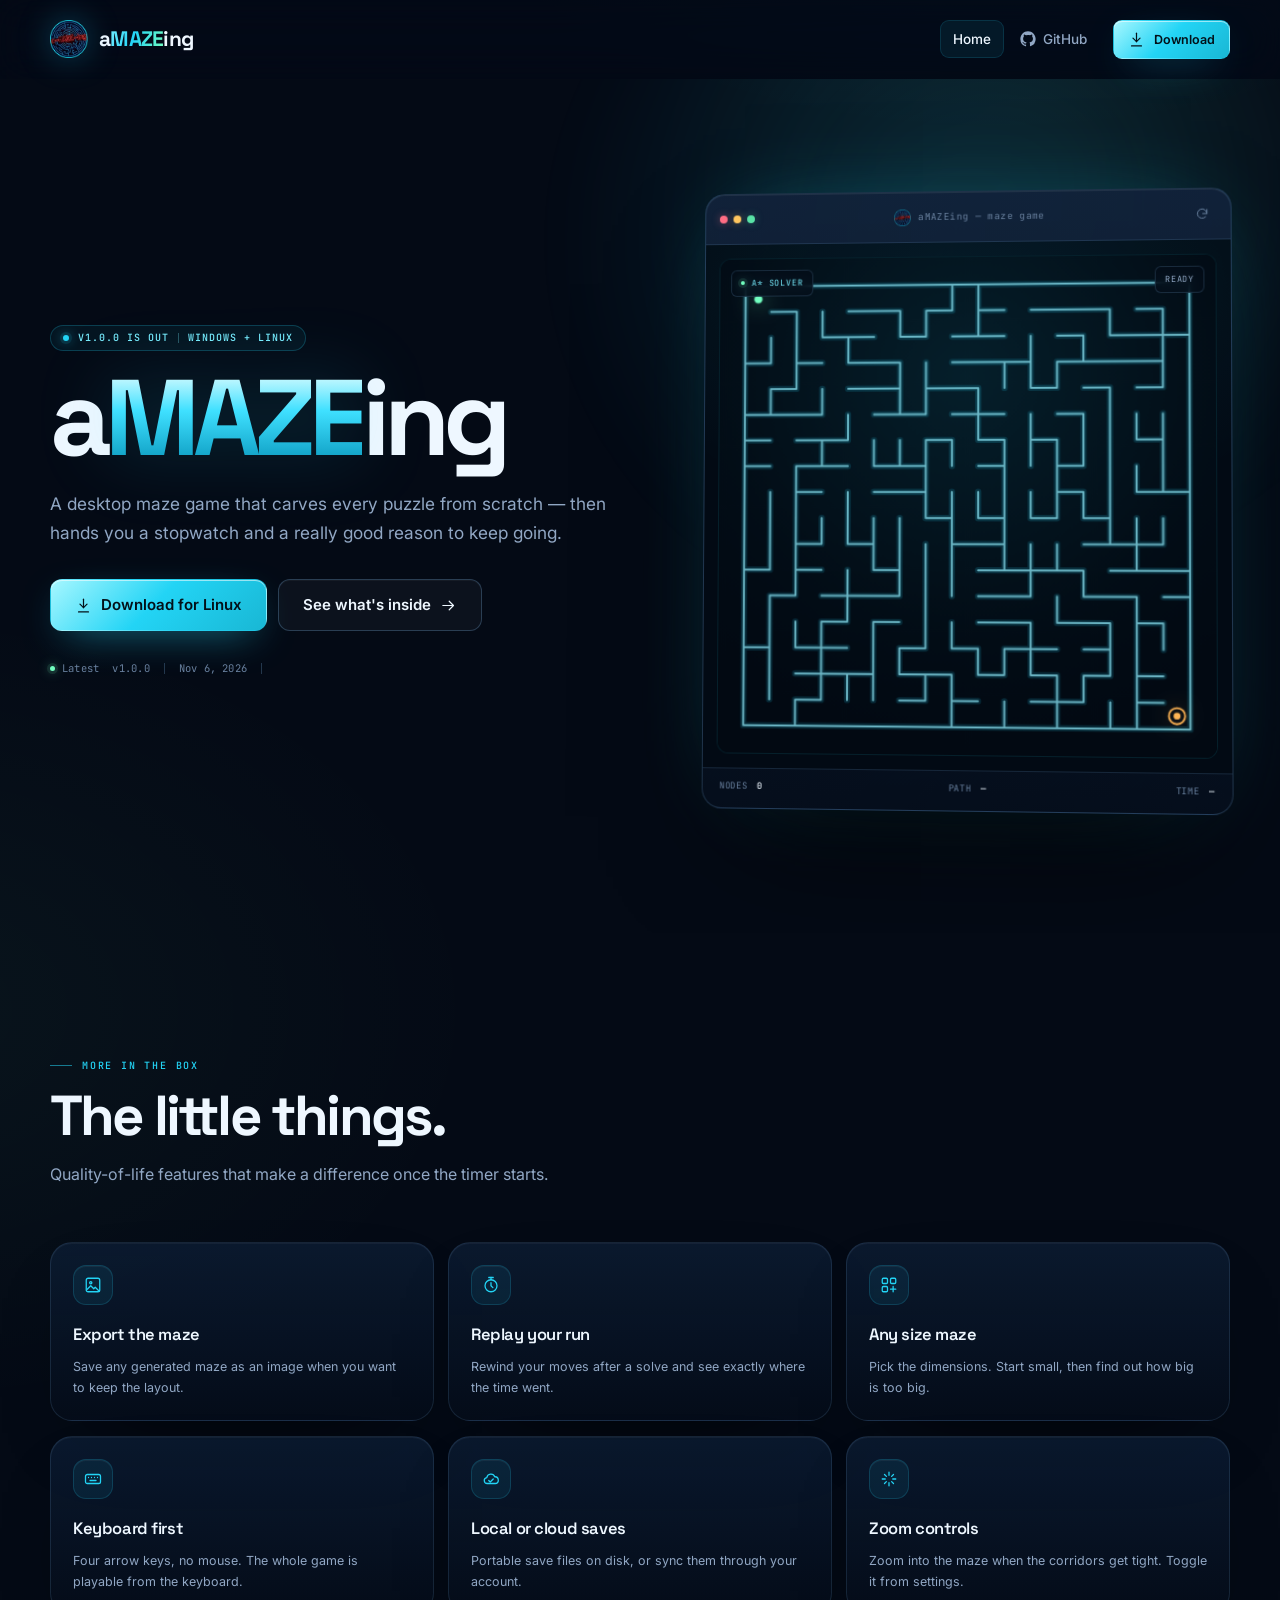
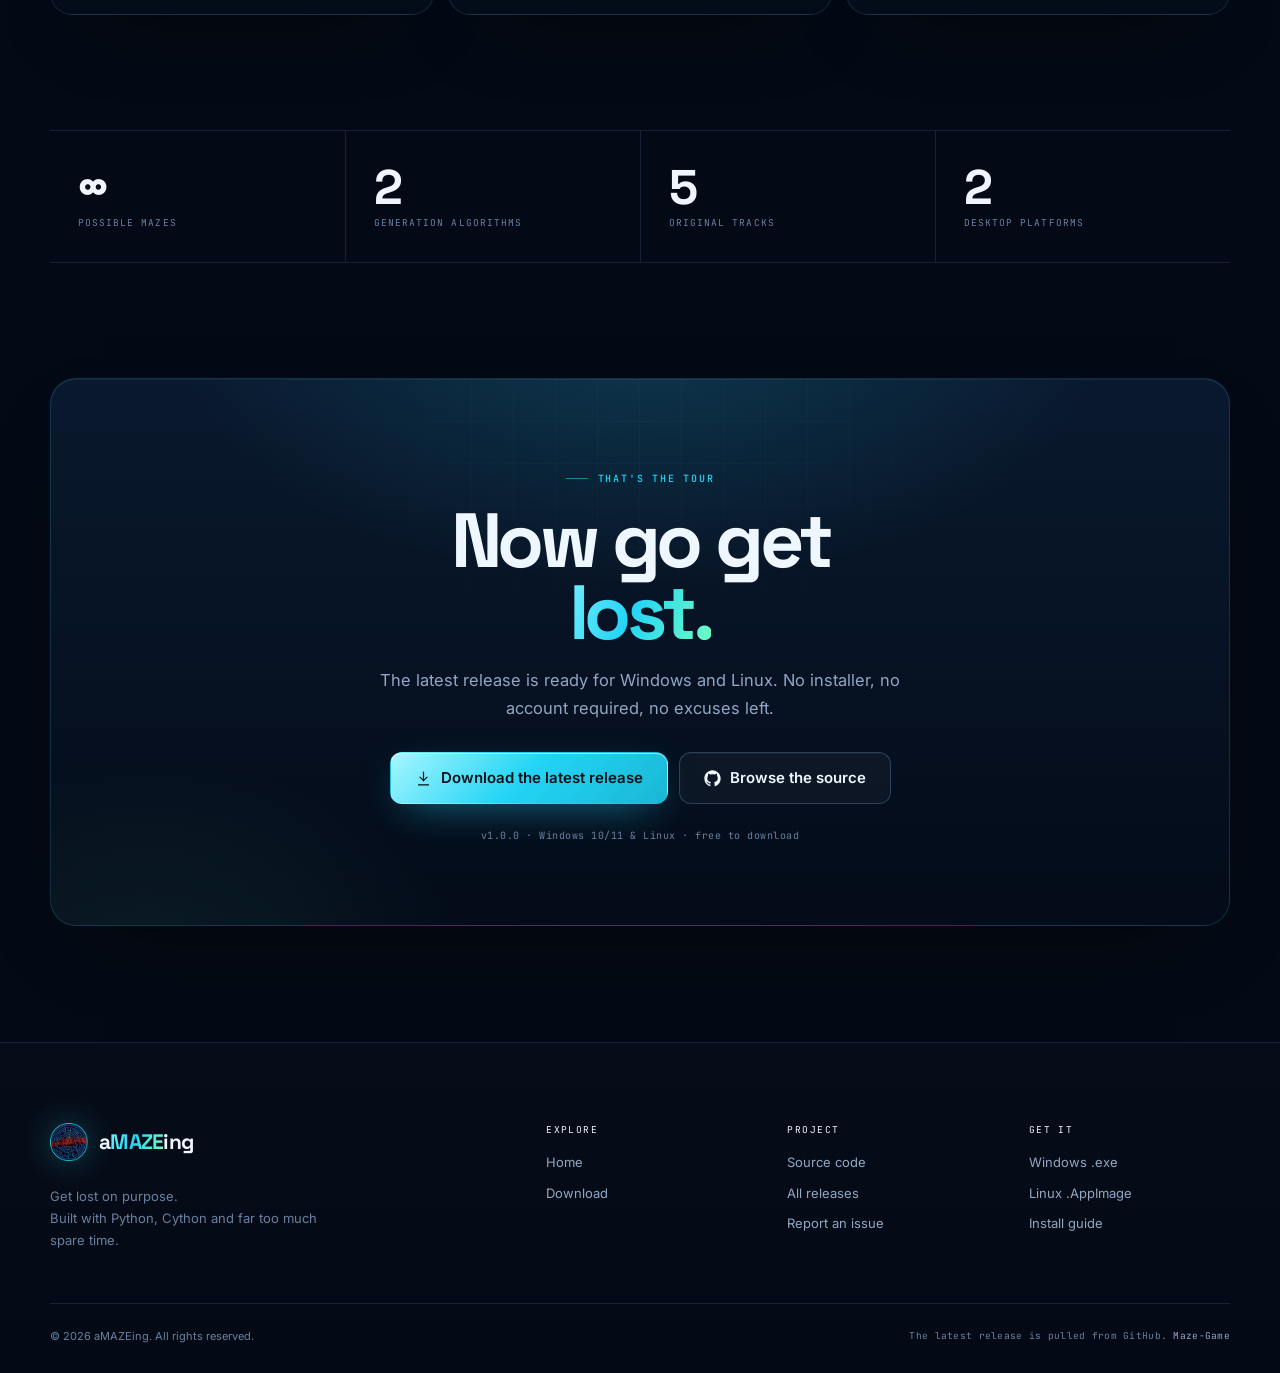
<file: index.html>
<!doctype html>
<html lang="en">
<head>
  <meta charset="utf-8">
  <meta name="viewport" content="width=device-width, initial-scale=1">
  <title>aMAZEing — a maze game with a mind of its own</title>
  <meta name="description" content="Procedurally generated mazes, real-time A* solving, cloud saves and a 5-track soundtrack. Download aMAZEing for Windows and Linux.">
  <meta name="theme-color" content="#040a15">
  <link rel="canonical" href="https://caseharmony.github.io/Maze-Game/">
  <meta property="og:type" content="website">
  <meta property="og:site_name" content="aMAZEing">
  <meta property="og:title" content="aMAZEing — a maze game with a mind of its own">
  <meta property="og:description" content="Procedurally generated mazes, real-time A* solving, cloud saves and a 5-track soundtrack. Download aMAZEing for Windows and Linux.">
  <meta property="og:url" content="https://caseharmony.github.io/Maze-Game/">
  <meta property="og:image" content="https://caseharmony.github.io/Maze-Game/assets/og.png">
  <meta name="twitter:card" content="summary_large_image">
  <meta name="twitter:title" content="aMAZEing — a maze game with a mind of its own">
  <meta name="twitter:description" content="Procedurally generated mazes, real-time A* solving, cloud saves and a 5-track soundtrack. Download for Windows and Linux.">
  <meta name="twitter:image" content="https://caseharmony.github.io/Maze-Game/assets/og.png">
  <link rel="icon" href="assets/favicon.ico" sizes="any">
  <link rel="icon" type="image/png" href="assets/favicon-32.png">
  <link rel="apple-touch-icon" href="assets/apple-touch-icon.png">
  <link rel="preconnect" href="https://fonts.googleapis.com">
  <link rel="preconnect" href="https://fonts.gstatic.com" crossorigin>
  <link href="https://fonts.googleapis.com/css2?family=Inter:wght@400;500;600&family=JetBrains+Mono:wght@400;500;600&family=Space+Grotesk:wght@500;600;700&display=swap" rel="stylesheet">
  <link rel="stylesheet" href="styles.css">
  <script>document.documentElement.classList.add('js');</script>
  <script src="main.js" defer></script>
</head>
<body>
  <a class="skip-link" href="#main">Skip to content</a>

  <svg class="sprite" aria-hidden="true" focusable="false">
    <symbol id="i-download" viewBox="0 0 24 24"><path d="M12 3v12"/><path d="m7 10 5 5 5-5"/><path d="M5 21h14"/></symbol>
    <symbol id="i-arrow-right" viewBox="0 0 24 24"><path d="M4 12h15"/><path d="m13 6 6 6-6 6"/></symbol>
    <symbol id="i-arrow-up-right" viewBox="0 0 24 24"><path d="M7 17 17 7"/><path d="M8 7h9v9"/></symbol>
    <symbol id="i-chevron-down" viewBox="0 0 24 24"><path d="m6 9 6 6 6-6"/></symbol>
    <symbol id="i-menu" viewBox="0 0 24 24"><path d="M4 7h16M4 12h16M4 17h16"/></symbol>
    <symbol id="i-x" viewBox="0 0 24 24"><path d="m6 6 12 12M18 6 6 18"/></symbol>
    <symbol id="i-github" viewBox="0 0 24 24"><path d="M12 .5C5.73.5.5 5.73.5 12a11.5 11.5 0 0 0 7.86 10.91c.58.11.79-.25.79-.56 0-.28-.01-1.02-.02-2-3.2.7-3.88-1.54-3.88-1.54-.52-1.33-1.28-1.68-1.28-1.68-1.05-.72.08-.7.08-.7 1.16.08 1.77 1.19 1.77 1.19 1.03 1.77 2.7 1.26 3.36.96.1-.75.4-1.26.73-1.55-2.55-.29-5.23-1.28-5.23-5.7 0-1.26.45-2.29 1.19-3.1-.12-.29-.52-1.46.11-3.05 0 0 .97-.31 3.18 1.18a11.1 11.1 0 0 1 2.9-.39c.98 0 1.97.13 2.9.39 2.2-1.49 3.17-1.18 3.17-1.18.63 1.59.23 2.76.11 3.05.74.81 1.19 1.84 1.19 3.1 0 4.43-2.69 5.41-5.25 5.69.41.35.78 1.05.78 2.12 0 1.53-.01 2.76-.01 3.14 0 .31.21.67.8.56A11.51 11.51 0 0 0 23.5 12C23.5 5.73 18.27.5 12 .5Z"/></symbol>
    <symbol id="i-star" viewBox="0 0 24 24"><path d="m12 3 2.8 5.7 6.2.9-4.5 4.4 1.1 6.2-5.6-2.9-5.6 2.9 1.1-6.2L3 9.6l6.2-.9L12 3Z"/></symbol>
    <symbol id="i-grid" viewBox="0 0 24 24"><rect x="3" y="3" width="7" height="7" rx="1.5"/><rect x="14" y="3" width="7" height="7" rx="1.5"/><rect x="3" y="14" width="7" height="7" rx="1.5"/><path d="M17.5 14v7M14 17.5h7"/></symbol>
    <symbol id="i-shuffle" viewBox="0 0 24 24"><path d="M16 3h5v5"/><path d="m4 20 5.5-5.5"/><path d="M21 3 8.5 15.5a3 3 0 0 0-.9 2.1V21"/><path d="M21 16v5h-5"/><path d="M15 15a3 3 0 0 0 2.1.9H21"/></symbol>
    <symbol id="i-route" viewBox="0 0 24 24"><circle cx="6" cy="19" r="2"/><circle cx="18" cy="5" r="2"/><path d="M8 19h4a4 4 0 0 0 4-4V9a2 2 0 0 1 2-2"/></symbol>
    <symbol id="i-timer" viewBox="0 0 24 24"><circle cx="12" cy="13" r="8"/><path d="M12 9v4l2.5 2.5"/><path d="M9 2h6"/><path d="M12 2v3"/></symbol>
    <symbol id="i-cloud" viewBox="0 0 24 24"><path d="M7 18a4 4 0 0 1-.6-7.95A5.5 5.5 0 0 1 17 9a4.5 4.5 0 0 1 .5 9H7Z"/><path d="m9 14 2 2 4-4"/></symbol>
    <symbol id="i-music" viewBox="0 0 24 24"><path d="M9 18V5l11-2v13"/><circle cx="6" cy="18" r="3"/><circle cx="17" cy="16" r="3"/></symbol>
    <symbol id="i-keyboard" viewBox="0 0 24 24"><rect x="2" y="6" width="20" height="12" rx="2.5"/><path d="M6 10h.01M10 10h.01M14 10h.01M18 10h.01M8 14h8"/></symbol>
    <symbol id="i-image" viewBox="0 0 24 24"><rect x="3" y="3" width="18" height="18" rx="2.5"/><circle cx="9" cy="9" r="1.5"/><path d="m4 18 5-5 4 4 2-2 5 5"/></symbol>
    <symbol id="i-check" viewBox="0 0 24 24"><path d="m4.5 12.5 5 5 10-11"/></symbol>
    <symbol id="i-copy" viewBox="0 0 24 24"><rect x="9" y="9" width="11" height="11" rx="2"/><path d="M5 15H4a2 2 0 0 1-2-2V4a2 2 0 0 1 2-2h9a2 2 0 0 1 2 2v1"/></symbol>
    <symbol id="i-refresh" viewBox="0 0 24 24"><path d="M20 11a8 8 0 1 0-2.3 5.7"/><path d="M20 4v7h-7"/></symbol>
    <symbol id="i-lock" viewBox="0 0 24 24"><rect x="4" y="10" width="16" height="11" rx="2.5"/><path d="M8 10V7a4 4 0 0 1 8 0v3"/><path d="M12 15v2"/></symbol>
    <symbol id="i-windows" viewBox="0 0 24 24"><path d="M3 5.3 10.4 4v7.1H3V5.3Zm8.5-1.5L21 2.5V11h-9.5V3.8ZM3 12.4h7.4v7.1L3 18.2v-5.8Zm8.5 0H21v8.2l-9.5-1.2v-7Z"/></symbol>
    <symbol id="i-linux" viewBox="0 0 24 24"><path d="M12 2.8c-2.2 0-3.5 1.8-3.5 4.2 0 1.2-.3 2-1 3.1-1.2 1.7-2.7 3.3-2.7 5.7 0 3 3 5.1 7.2 5.1s7.2-2.1 7.2-5.1c0-2.4-1.5-4-2.7-5.7-.7-1.1-1-1.9-1-3.1 0-2.4-1.3-4.2-3.5-4.2Z"/><path d="M10.2 7.3h.01M13.8 7.3h.01"/><path d="m10.8 9 1.2 1 1.2-1-1.2 1.7L10.8 9Z"/><path d="M9 14.2c.6 1.8 1.6 2.7 3 2.7s2.4-.9 3-2.7"/></symbol>
    <symbol id="i-apple" viewBox="0 0 24 24"><path d="M16.6 12.7c0-2 1.6-3 1.7-3.1-1-1.5-2.5-1.7-3-1.7-1.3-.1-2.5.8-3.1.8-.7 0-1.7-.8-2.8-.8-1.4 0-2.8.9-3.5 2.2-1.5 2.6-.4 6.4 1.1 8.5.7 1 1.5 2.1 2.6 2.1 1.1 0 1.5-.7 2.8-.7s1.6.7 2.7.7c1.2 0 1.9-1 2.6-2 .8-1.1 1.1-2.2 1.1-2.3-.1 0-2.2-.9-2.2-3.7Z"/><path d="M14.9 6.9c.6-.7 1-1.7.9-2.7-.9 0-1.9.6-2.5 1.3-.6.6-1 1.6-.9 2.6 1 .1 2-.5 2.5-1.2Z"/></symbol>
    <symbol id="i-sparkle" viewBox="0 0 24 24"><path d="M12 3v4M12 17v4M3 12h4M17 12h4M6 6l2.5 2.5M15.5 15.5 18 18M18 6l-2.5 2.5M8.5 15.5 6 18"/></symbol>
  </svg>

  <header class="site-header" data-header>
    <div class="container nav">
      <a class="brand" href="index.html" aria-label="aMAZEing home">
        <img class="brand-mark" src="assets/logo-96.webp" width="38" height="38" alt="">
        <span class="brand-text">a<span class="brand-accent">MAZE</span>ing</span>
      </a>
      <button class="nav-toggle" type="button" aria-expanded="false" aria-controls="site-nav" data-nav-toggle>
        <span class="sr-only">Toggle navigation</span>
        <svg class="icon icon-menu" aria-hidden="true"><use href="#i-menu"></use></svg>
        <svg class="icon icon-close" aria-hidden="true"><use href="#i-x"></use></svg>
      </button>
      <nav class="nav-links" id="site-nav" aria-label="Primary" data-nav>
        <a class="nav-link" href="index.html" aria-current="page">Home</a>
        <a class="nav-link nav-github" href="https://github.com/caseharmony/Maze-Game" target="_blank" rel="noopener">
          <svg class="icon icon-brand" aria-hidden="true"><use href="#i-github"></use></svg>
          <span>GitHub</span>
        </a>
        <a class="btn btn-primary btn-sm nav-cta" href="download.html">
          <svg class="icon" aria-hidden="true"><use href="#i-download"></use></svg>
          Download
        </a>
      </nav>
    </div>
  </header>

  <main id="main">
    <section class="hero">
      <div class="hero-glow" aria-hidden="true"></div>
      <div class="container hero-grid">
        <div class="hero-copy">
          <div class="eyebrow" data-reveal>
            <span class="live-dot" aria-hidden="true"></span>
            <span><span data-latest-version>v1.0.0</span> is out</span>
            <span class="eyebrow-sep" aria-hidden="true"></span>
            <span>Windows + Linux</span>
          </div>
          <h1 class="hero-title" data-reveal>
            <span class="title-a">a</span><span class="title-maze">MAZE</span><span class="title-ing">ing</span>
          </h1>
          <p class="hero-lede" data-reveal>A desktop maze game that carves every puzzle from scratch — then hands you a stopwatch and a really good reason to keep going.</p>
          <div class="hero-actions" data-reveal>
            <a class="btn btn-primary btn-lg" href="download.html" data-quick-download>
              <svg class="icon" aria-hidden="true"><use href="#i-download"></use></svg>
              <span data-quick-label>Download aMAZEing</span>
            </a>
            <a class="btn btn-secondary btn-lg" href="features.html">
              See what's inside
              <svg class="icon" aria-hidden="true"><use href="#i-arrow-right"></use></svg>
            </a>
          </div>
          <div class="hero-meta" data-reveal>
            <span><span class="status-dot" aria-hidden="true"></span>Latest&nbsp;<span data-latest-version>v1.0.0</span></span>
            <span class="meta-sep" aria-hidden="true"></span>
            <span data-latest-date>Nov 6, 2026</span>
            <span class="meta-sep" aria-hidden="true"></span>
          </div>
        </div>

        <div class="hero-visual" data-reveal data-reveal-delay="120">
          <div class="game-window" data-maze-preview>
            <div class="window-bar">
              <div class="window-dots" aria-hidden="true"><span></span><span></span><span></span></div>
              <span class="window-title">
                <img src="assets/logo-96.webp" width="18" height="18" alt="">
                aMAZEing — maze game
              </span>
              <button class="window-btn" type="button" data-maze-new aria-label="Generate a new maze" title="Generate a new maze">
                <svg class="icon" aria-hidden="true"><use href="#i-refresh"></use></svg>
              </button>
            </div>
            <div class="maze-stage">
              <canvas data-maze-canvas width="720" height="720" aria-hidden="true"></canvas>
              <div class="maze-hud" aria-hidden="true">
                <span class="hud-chip"><span class="hud-dot"></span>A* SOLVER</span>
                <span class="hud-chip" data-maze-status>SEARCHING</span>
              </div>
            </div>
            <div class="maze-footer" aria-hidden="true">
              <span>NODES <b data-maze-nodes>0</b></span>
              <span>PATH <b data-maze-path>—</b></span>
              <span>TIME <b data-maze-time>—</b></span>
            </div>
          </div>
        </div>
      </div>
    </section>

    <section class="section extras-section" aria-labelledby="extras-title">
      <div class="container">
        <div class="section-head" data-reveal>
          <span class="section-label">More in the box</span>
          <h2 class="section-title" id="extras-title">The little things.</h2>
          <p class="section-sub">Quality-of-life features that make a difference once the timer starts.</p>
        </div>
        <div class="extras-grid">
          <article class="card extra-card" data-reveal>
            <span class="feature-icon"><svg class="icon" aria-hidden="true"><use href="#i-image"></use></svg></span>
            <h3>Export the maze</h3>
            <p>Save any generated maze as an image when you want to keep the layout.</p>
          </article>
          <article class="card extra-card" data-reveal data-reveal-delay="50">
            <span class="feature-icon"><svg class="icon" aria-hidden="true"><use href="#i-timer"></use></svg></span>
            <h3>Replay your run</h3>
            <p>Rewind your moves after a solve and see exactly where the time went.</p>
          </article>
          <article class="card extra-card" data-reveal data-reveal-delay="100">
            <span class="feature-icon"><svg class="icon" aria-hidden="true"><use href="#i-grid"></use></svg></span>
            <h3>Any size maze</h3>
            <p>Pick the dimensions. Start small, then find out how big is too big.</p>
          </article>
          <article class="card extra-card" data-reveal>
            <span class="feature-icon"><svg class="icon" aria-hidden="true"><use href="#i-keyboard"></use></svg></span>
            <h3>Keyboard first</h3>
            <p>Four arrow keys, no mouse. The whole game is playable from the keyboard.</p>
          </article>
          <article class="card extra-card" data-reveal data-reveal-delay="50">
            <span class="feature-icon"><svg class="icon" aria-hidden="true"><use href="#i-cloud"></use></svg></span>
            <h3>Local or cloud saves</h3>
            <p>Portable save files on disk, or sync them through your account.</p>
          </article>
          <article class="card extra-card" data-reveal data-reveal-delay="100">
            <span class="feature-icon"><svg class="icon" aria-hidden="true"><use href="#i-sparkle"></use></svg></span>
            <h3>Zoom controls</h3>
            <p>Zoom into the maze when the corridors get tight. Toggle it from settings.</p>
          </article>
        </div>
      </div>
    </section>

    <section class="section stats-section" aria-label="Game statistics">
      <div class="container">
        <div class="stat-band" data-reveal>
          <div class="stat"><span class="stat-number">&#8734;</span><span class="stat-label">possible mazes</span></div>
          <div class="stat"><span class="stat-number">2</span><span class="stat-label">generation algorithms</span></div>
          <div class="stat"><span class="stat-number">5</span><span class="stat-label">original tracks</span></div>
          <div class="stat"><span class="stat-number">2</span><span class="stat-label">desktop platforms</span></div>
        </div>
      </div>
    </section>

    <section class="section cta-section">
      <div class="container">
        <div class="cta-card" data-reveal>
          <div class="cta-grid" aria-hidden="true"></div>
          <span class="section-label">That's the tour</span>
          <h2 class="cta-title">Now go get<br><span class="grad-text">lost.</span></h2>
          <p class="cta-sub">The latest release is ready for Windows and Linux. No installer, no account required, no excuses left.</p>
          <div class="cta-actions">
            <a class="btn btn-primary btn-lg" href="download.html">
              <svg class="icon" aria-hidden="true"><use href="#i-download"></use></svg>
              Download the latest release
            </a>
            <a class="btn btn-secondary btn-lg" href="https://github.com/caseharmony/Maze-Game" target="_blank" rel="noopener">
              <svg class="icon icon-brand" aria-hidden="true"><use href="#i-github"></use></svg>
              Browse the source
            </a>
          </div>
          <p class="cta-meta"><span data-latest-version>v1.0.0</span> &middot; Windows 10/11 &amp; Linux &middot; free to download</p>
        </div>
      </div>
    </section>
  </main>

  <footer class="site-footer">
    <div class="container">
      <div class="footer-top">
        <div class="footer-brand">
          <a class="brand" href="index.html" aria-label="aMAZEing home">
            <img class="brand-mark" src="assets/logo-96.webp" width="44" height="44" alt="">
            <span class="brand-text">a<span class="brand-accent">MAZE</span>ing</span>
          </a>
          <p>Get lost on purpose.<br>Built with Python, Cython and far too much spare time.</p>
        </div>
        <div class="footer-col">
          <span class="footer-title">Explore</span>
          <a href="index.html">Home</a>
          <a href="download.html">Download</a>
        </div>
        <div class="footer-col">
          <span class="footer-title">Project</span>
          <a href="https://github.com/caseharmony/Maze-Game" target="_blank" rel="noopener">Source code</a>
          <a href="https://github.com/caseharmony/Maze-Game/releases" target="_blank" rel="noopener">All releases</a>
          <a href="https://github.com/caseharmony/Maze-Game/issues" target="_blank" rel="noopener">Report an issue</a>
        </div>
        <div class="footer-col">
          <span class="footer-title">Get it</span>
          <a href="https://github.com/caseharmony/Maze-Game/releases/latest/download/aMAZEing.exe" data-asset-link="windows">Windows .exe</a>
          <a href="https://github.com/caseharmony/Maze-Game/releases/latest/download/aMAZEing.appimage" data-asset-link="linux">Linux .AppImage</a>
          <a href="download.html">Install guide</a>
        </div>
      </div>
      <div class="footer-bottom">
        <p>&copy; <span data-year>2026</span> aMAZEing. All rights reserved.</p>
        <p class="footer-note">The latest release is pulled from GitHub. <a href="https://github.com/caseharmony/Maze-Game" target="_blank" rel="noopener">Maze-Game</a></p>
      </div>
    </div>
  </footer>
</body>
</html>
</file>
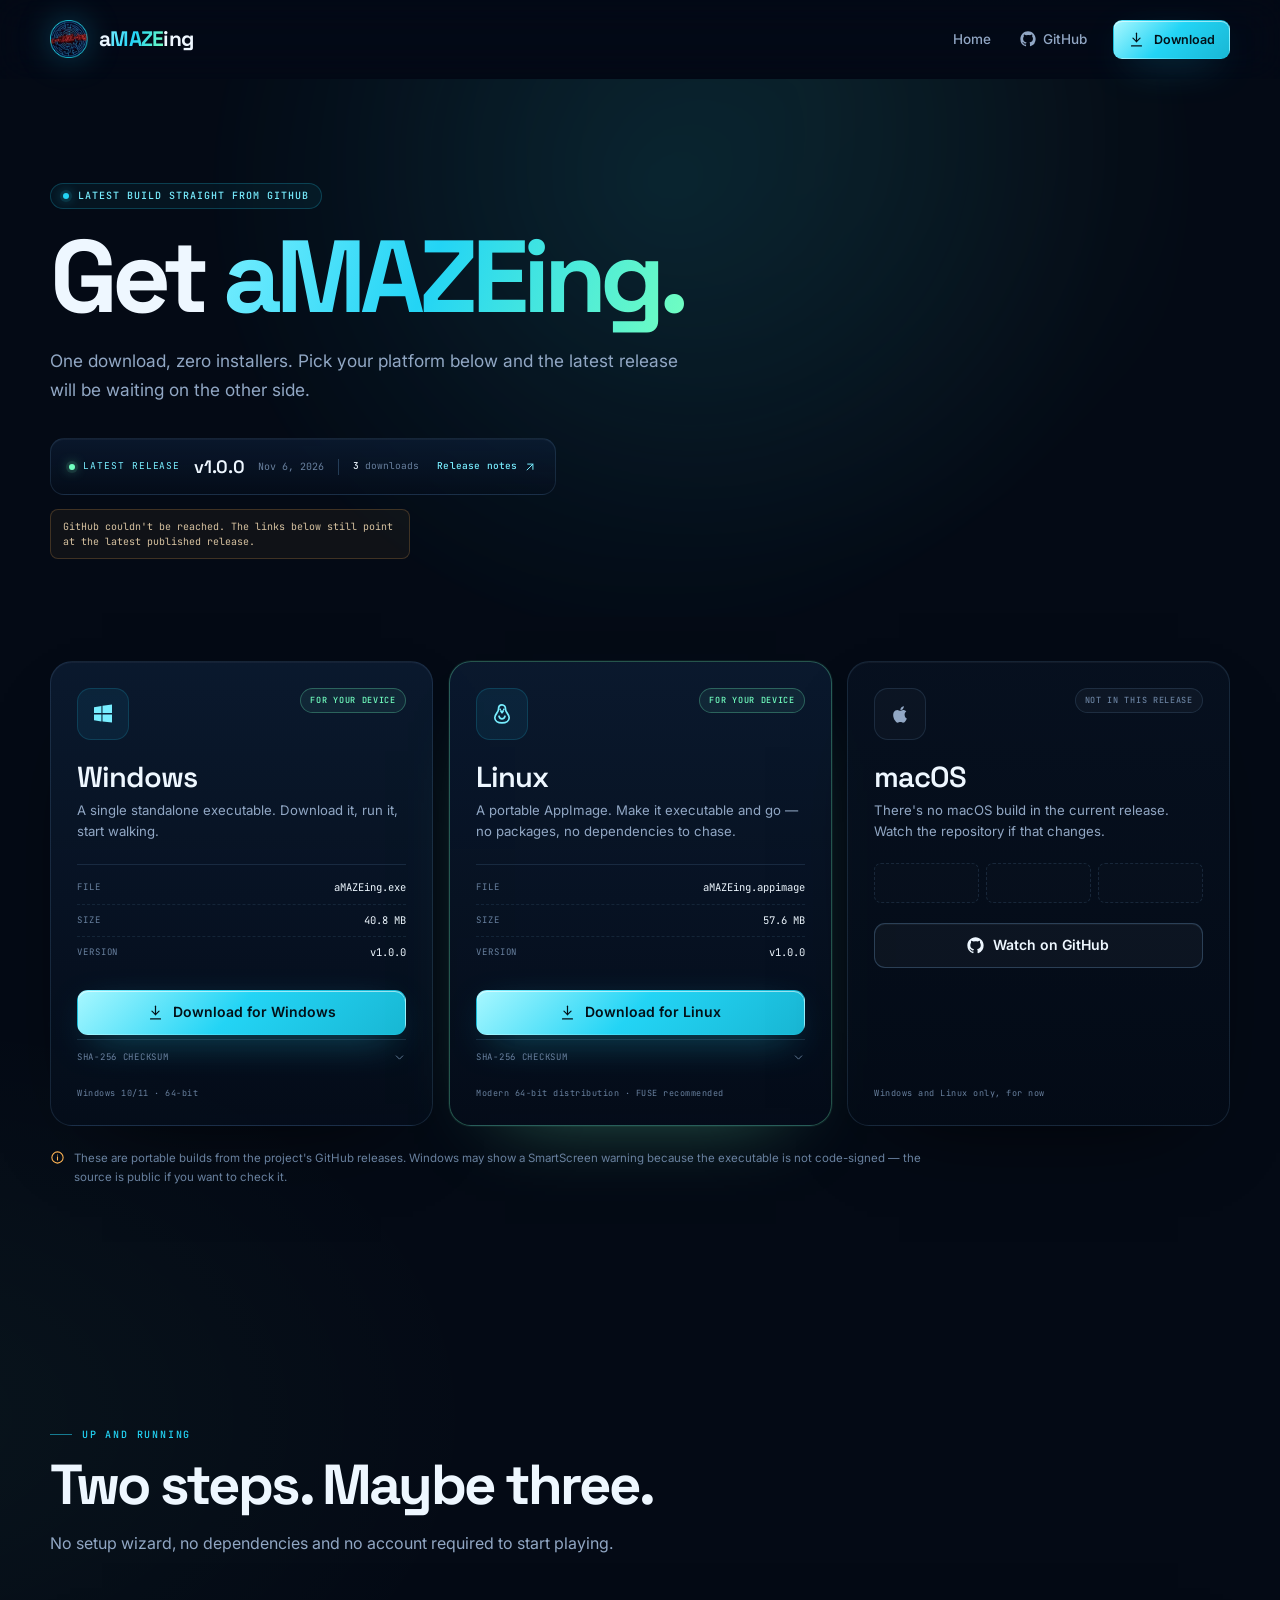
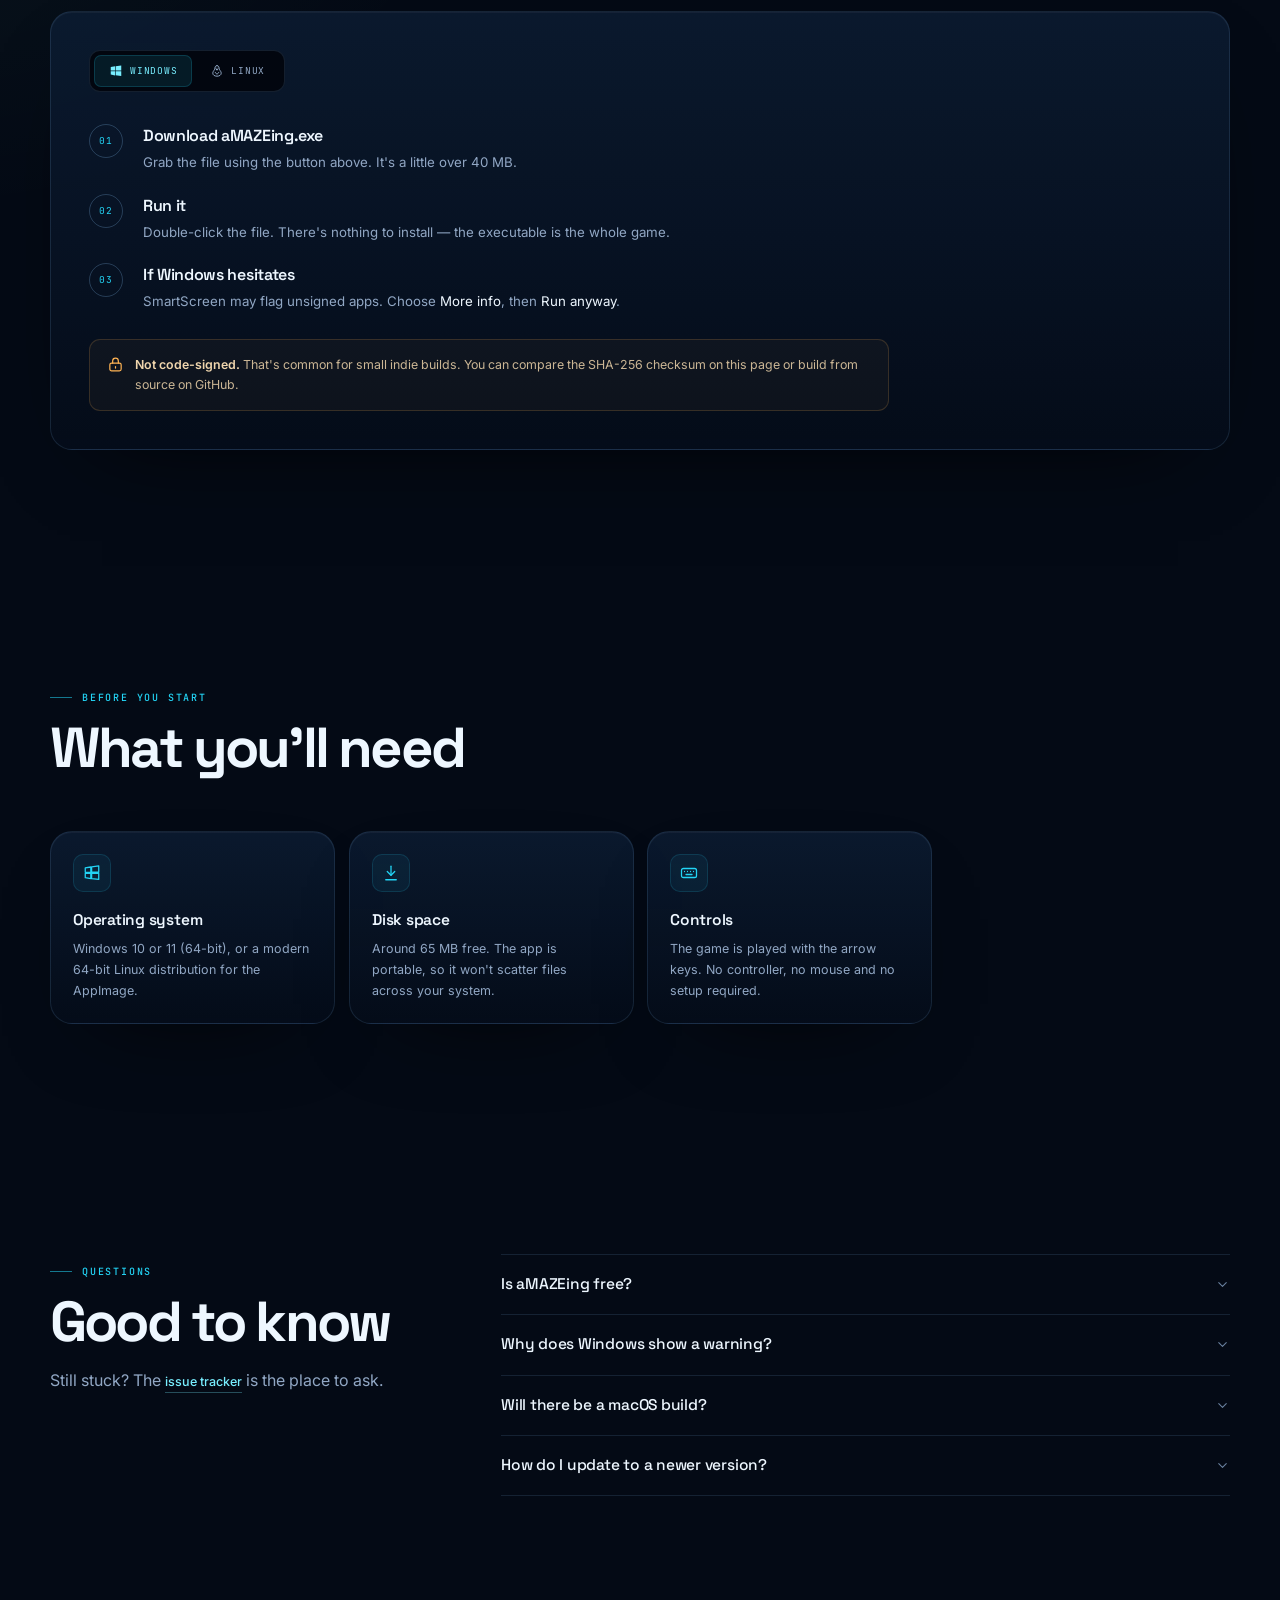
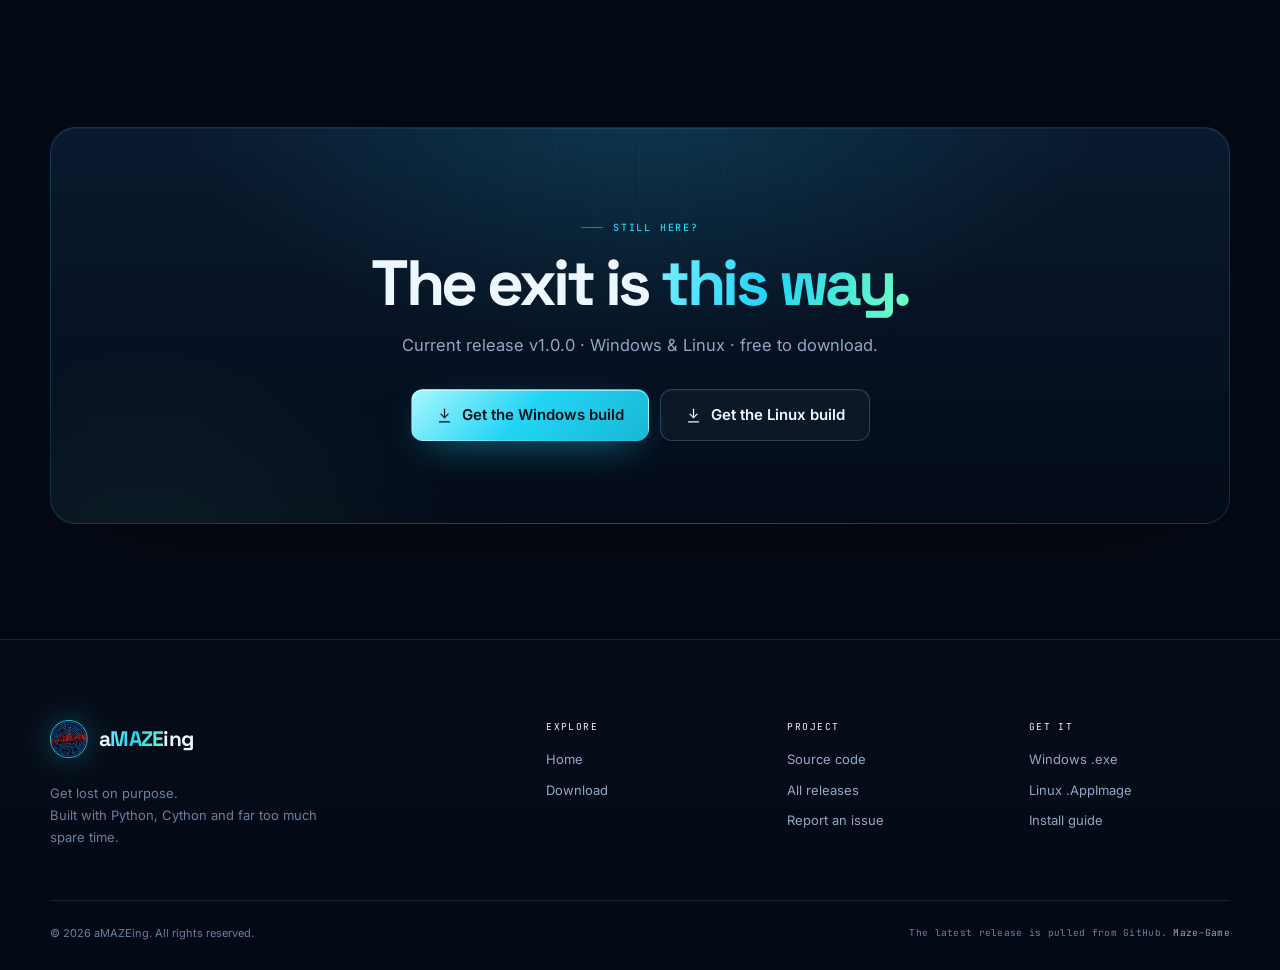
<file: download.html>
<!doctype html>
<html lang="en">
<head>
  <meta charset="utf-8">
  <meta name="viewport" content="width=device-width, initial-scale=1">
  <title>Download aMAZEing — latest release for Windows &amp; Linux</title>
  <meta name="description" content="Download the latest aMAZEing release for Windows and Linux. Portable builds, install instructions, checksums and release notes, pulled straight from GitHub.">
  <meta name="theme-color" content="#040a15">
  <link rel="canonical" href="https://caseharmony.github.io/Maze-Game/download.html">
  <meta property="og:type" content="website">
  <meta property="og:site_name" content="aMAZEing">
  <meta property="og:title" content="Download aMAZEing — latest release">
  <meta property="og:description" content="Grab the latest build for Windows or Linux. Portable, free, and no account required for local play.">
  <meta property="og:url" content="https://caseharmony.github.io/Maze-Game/download.html">
  <meta property="og:image" content="https://caseharmony.github.io/Maze-Game/assets/og.png">
  <meta name="twitter:card" content="summary_large_image">
  <link rel="icon" href="assets/favicon.ico" sizes="any">
  <link rel="icon" type="image/png" href="assets/favicon-32.png">
  <link rel="apple-touch-icon" href="assets/apple-touch-icon.png">
  <link rel="preconnect" href="https://fonts.googleapis.com">
  <link rel="preconnect" href="https://fonts.gstatic.com" crossorigin>
  <link href="https://fonts.googleapis.com/css2?family=Inter:wght@400;500;600&family=JetBrains+Mono:wght@400;500;600&family=Space+Grotesk:wght@500;600;700&display=swap" rel="stylesheet">
  <link rel="stylesheet" href="styles.css">
  <script>document.documentElement.classList.add('js');</script>
  <script src="main.js" defer></script>
</head>
<body>
  <a class="skip-link" href="#main">Skip to content</a>

  <svg class="sprite" aria-hidden="true" focusable="false">
    <symbol id="i-download" viewBox="0 0 24 24"><path d="M12 3v12"/><path d="m7 10 5 5 5-5"/><path d="M5 21h14"/></symbol>
    <symbol id="i-arrow-right" viewBox="0 0 24 24"><path d="M4 12h15"/><path d="m13 6 6 6-6 6"/></symbol>
    <symbol id="i-arrow-up-right" viewBox="0 0 24 24"><path d="M7 17 17 7"/><path d="M8 7h9v9"/></symbol>
    <symbol id="i-chevron-down" viewBox="0 0 24 24"><path d="m6 9 6 6 6-6"/></symbol>
    <symbol id="i-menu" viewBox="0 0 24 24"><path d="M4 7h16M4 12h16M4 17h16"/></symbol>
    <symbol id="i-x" viewBox="0 0 24 24"><path d="m6 6 12 12M18 6 6 18"/></symbol>
    <symbol id="i-github" viewBox="0 0 24 24"><path d="M12 .5C5.73.5.5 5.73.5 12a11.5 11.5 0 0 0 7.86 10.91c.58.11.79-.25.79-.56 0-.28-.01-1.02-.02-2-3.2.7-3.88-1.54-3.88-1.54-.52-1.33-1.28-1.68-1.28-1.68-1.05-.72.08-.7.08-.7 1.16.08 1.77 1.19 1.77 1.19 1.03 1.77 2.7 1.26 3.36.96.1-.75.4-1.26.73-1.55-2.55-.29-5.23-1.28-5.23-5.7 0-1.26.45-2.29 1.19-3.1-.12-.29-.52-1.46.11-3.05 0 0 .97-.31 3.18 1.18a11.1 11.1 0 0 1 2.9-.39c.98 0 1.97.13 2.9.39 2.2-1.49 3.17-1.18 3.17-1.18.63 1.59.23 2.76.11 3.05.74.81 1.19 1.84 1.19 3.1 0 4.43-2.69 5.41-5.25 5.69.41.35.78 1.05.78 2.12 0 1.53-.01 2.76-.01 3.14 0 .31.21.67.8.56A11.51 11.51 0 0 0 23.5 12C23.5 5.73 18.27.5 12 .5Z"/></symbol>
    <symbol id="i-copy" viewBox="0 0 24 24"><rect x="9" y="9" width="11" height="11" rx="2"/><path d="M5 15H4a2 2 0 0 1-2-2V4a2 2 0 0 1 2-2h9a2 2 0 0 1 2 2v1"/></symbol>
    <symbol id="i-check" viewBox="0 0 24 24"><path d="m4.5 12.5 5 5 10-11"/></symbol>
    <symbol id="i-lock" viewBox="0 0 24 24"><rect x="4" y="10" width="16" height="11" rx="2.5"/><path d="M8 10V7a4 4 0 0 1 8 0v3"/><path d="M12 15v2"/></symbol>
    <symbol id="i-windows" viewBox="0 0 24 24"><path d="M3 5.3 10.4 4v7.1H3V5.3Zm8.5-1.5L21 2.5V11h-9.5V3.8ZM3 12.4h7.4v7.1L3 18.2v-5.8Zm8.5 0H21v8.2l-9.5-1.2v-7Z"/></symbol>
    <symbol id="i-linux" viewBox="0 0 24 24"><path d="M12 2.8c-2.2 0-3.5 1.8-3.5 4.2 0 1.2-.3 2-1 3.1-1.2 1.7-2.7 3.3-2.7 5.7 0 3 3 5.1 7.2 5.1s7.2-2.1 7.2-5.1c0-2.4-1.5-4-2.7-5.7-.7-1.1-1-1.9-1-3.1 0-2.4-1.3-4.2-3.5-4.2Z"/><path d="M10.2 7.3h.01M13.8 7.3h.01"/><path d="m10.8 9 1.2 1 1.2-1-1.2 1.7L10.8 9Z"/><path d="M9 14.2c.6 1.8 1.6 2.7 3 2.7s2.4-.9 3-2.7"/></symbol>
    <symbol id="i-apple" viewBox="0 0 24 24"><path d="M16.6 12.7c0-2 1.6-3 1.7-3.1-1-1.5-2.5-1.7-3-1.7-1.3-.1-2.5.8-3.1.8-.7 0-1.7-.8-2.8-.8-1.4 0-2.8.9-3.5 2.2-1.5 2.6-.4 6.4 1.1 8.5.7 1 1.5 2.1 2.6 2.1 1.1 0 1.5-.7 2.8-.7s1.6.7 2.7.7c1.2 0 1.9-1 2.6-2 .8-1.1 1.1-2.2 1.1-2.3-.1 0-2.2-.9-2.2-3.7Z"/><path d="M14.9 6.9c.6-.7 1-1.7.9-2.7-.9 0-1.9.6-2.5 1.3-.6.6-1 1.6-.9 2.6 1 .1 2-.5 2.5-1.2Z"/></symbol>
    <symbol id="i-terminal" viewBox="0 0 24 24"><rect x="2.5" y="4" width="19" height="16" rx="2.5"/><path d="m7 9 3 3-3 3M13 15h4"/></symbol>
    <symbol id="i-info" viewBox="0 0 24 24"><circle cx="12" cy="12" r="9"/><path d="M12 11v5M12 8h.01"/></symbol>
    <symbol id="i-keyboard" viewBox="0 0 24 24"><rect x="2" y="6" width="20" height="12" rx="2.5"/><path d="M6 10h.01M10 10h.01M14 10h.01M18 10h.01M8 14h8"/></symbol>
    <symbol id="i-sparkle" viewBox="0 0 24 24"><path d="M12 3v4M12 17v4M3 12h4M17 12h4M6 6l2.5 2.5M15.5 15.5 18 18M18 6l-2.5 2.5M8.5 15.5 6 18"/></symbol>
  </svg>

  <header class="site-header" data-header>
    <div class="container nav">
      <a class="brand" href="index.html" aria-label="aMAZEing home">
        <img class="brand-mark" src="assets/logo-96.webp" width="38" height="38" alt="">
        <span class="brand-text">a<span class="brand-accent">MAZE</span>ing</span>
      </a>
      <button class="nav-toggle" type="button" aria-expanded="false" aria-controls="site-nav" data-nav-toggle>
        <span class="sr-only">Toggle navigation</span>
        <svg class="icon icon-menu" aria-hidden="true"><use href="#i-menu"></use></svg>
        <svg class="icon icon-close" aria-hidden="true"><use href="#i-x"></use></svg>
      </button>
      <nav class="nav-links" id="site-nav" aria-label="Primary" data-nav>
        <a class="nav-link" href="index.html">Home</a>
        <a class="nav-link nav-github" href="https://github.com/caseharmony/Maze-Game" target="_blank" rel="noopener">
          <svg class="icon icon-brand" aria-hidden="true"><use href="#i-github"></use></svg>
          <span>GitHub</span>
        </a>
        <a class="btn btn-primary btn-sm nav-cta" href="download.html">
          <svg class="icon" aria-hidden="true"><use href="#i-download"></use></svg>
          Download
        </a>
      </nav>
    </div>
  </header>

  <main id="main">
    <section class="page-hero download-hero">
      <div class="hero-glow hero-glow--page" aria-hidden="true"></div>
      <div class="container">
        <div class="eyebrow" data-reveal>
          <span class="live-dot" aria-hidden="true"></span>
          <span>Latest build straight from GitHub</span>
        </div>
        <h1 class="page-title" data-reveal>Get <span class="grad-text">aMAZEing.</span></h1>
        <p class="page-lede" data-reveal>One download, zero installers. Pick your platform below and the latest release will be waiting on the other side.</p>

        <div class="release-banner" data-reveal data-reveal-delay="80">
          <span class="release-label"><span class="status-dot" aria-hidden="true"></span>Latest release</span>
          <strong data-latest-version>v1.0.0</strong>
          <span class="release-date" data-latest-date>Nov 6, 2026</span>
          <span class="release-divider" aria-hidden="true"></span>
          <span class="release-downloads"><b data-total-downloads>3</b> downloads</span>
          <a class="text-link" href="https://github.com/caseharmony/Maze-Game/releases" data-latest-link target="_blank" rel="noopener">
            Release notes <svg class="icon" aria-hidden="true"><use href="#i-arrow-up-right"></use></svg>
          </a>
        </div>
        <p class="release-fallback" data-release-note hidden>GitHub couldn't be reached. The links below still point at the latest published release.</p>
      </div>
    </section>

    <section class="section downloads-section" id="downloads" aria-labelledby="downloads-title">
      <div class="container">
        <h2 class="sr-only" id="downloads-title">Download aMAZEing</h2>
        <div class="download-grid">
          <article class="card download-card" data-platform-card="windows" data-reveal>
            <div class="download-card-top">
              <span class="platform-icon"><svg class="icon icon-brand"><use href="#i-windows"></use></svg></span>
              <span class="tag tag-recommended" data-recommended="windows" hidden>For your device</span>
            </div>
            <h3>Windows</h3>
            <p class="download-desc">A single standalone executable. Download it, run it, start walking.</p>
            <dl class="file-meta">
              <div><dt>File</dt><dd>aMAZEing.exe</dd></div>
              <div><dt>Size</dt><dd data-asset-size="windows">42.8 MB</dd></div>
              <div><dt>Version</dt><dd data-latest-version>v1.0.0</dd></div>
            </dl>
            <a class="btn btn-primary btn-block" href="https://github.com/caseharmony/Maze-Game/releases/latest/download/aMAZEing.exe" data-asset-link="windows">
              <svg class="icon" aria-hidden="true"><use href="#i-download"></use></svg>
              Download for Windows
            </a>
            <details class="digest" data-digest-wrap="windows">
              <summary>SHA-256 checksum <svg class="icon" aria-hidden="true"><use href="#i-chevron-down"></use></svg></summary>
              <div class="digest-body">
                <code id="digest-windows" data-asset-digest="windows">c8ce616730f8ef2c87bf28b23ba9352f7692f9f4d4fdb6424651ac2625d9103b</code>
                <button class="copy-btn" type="button" data-copy="digest-windows">
                  <svg class="icon" aria-hidden="true"><use href="#i-copy"></use></svg>
                  <span>Copy</span>
                </button>
              </div>
            </details>
            <p class="platform-note">Windows 10/11 &middot; 64-bit</p>
          </article>

          <article class="card download-card" data-platform-card="linux" data-reveal data-reveal-delay="70">
            <div class="download-card-top">
              <span class="platform-icon"><svg class="icon"><use href="#i-linux"></use></svg></span>
              <span class="tag tag-recommended" data-recommended="linux" hidden>For your device</span>
            </div>
            <h3>Linux</h3>
            <p class="download-desc">A portable AppImage. Make it executable and go — no packages, no dependencies to chase.</p>
            <dl class="file-meta">
              <div><dt>File</dt><dd>aMAZEing.appimage</dd></div>
              <div><dt>Size</dt><dd data-asset-size="linux">60.4 MB</dd></div>
              <div><dt>Version</dt><dd data-latest-version>v1.0.0</dd></div>
            </dl>
            <a class="btn btn-primary btn-block" href="https://github.com/caseharmony/Maze-Game/releases/latest/download/aMAZEing.appimage" data-asset-link="linux">
              <svg class="icon" aria-hidden="true"><use href="#i-download"></use></svg>
              Download for Linux
            </a>
            <details class="digest" data-digest-wrap="linux">
              <summary>SHA-256 checksum <svg class="icon" aria-hidden="true"><use href="#i-chevron-down"></use></svg></summary>
              <div class="digest-body">
                <code id="digest-linux" data-asset-digest="linux">584d2bad527e30a33f09479ba637e9b900d888f23127af70d2481e42411bf6d9</code>
                <button class="copy-btn" type="button" data-copy="digest-linux">
                  <svg class="icon" aria-hidden="true"><use href="#i-copy"></use></svg>
                  <span>Copy</span>
                </button>
              </div>
            </details>
            <p class="platform-note">Modern 64-bit distribution &middot; FUSE recommended</p>
          </article>

          <article class="card download-card download-card--muted" data-reveal data-reveal-delay="140">
            <div class="download-card-top">
              <span class="platform-icon"><svg class="icon icon-brand"><use href="#i-apple"></use></svg></span>
              <span class="tag">Not in this release</span>
            </div>
            <h3>macOS</h3>
            <p class="download-desc">There's no macOS build in the current release. Watch the repository if that changes.</p>
            <div class="mac-placeholder" aria-hidden="true">
              <span></span><span></span><span></span>
            </div>
            <a class="btn btn-secondary btn-block" href="https://github.com/caseharmony/Maze-Game" target="_blank" rel="noopener">
              <svg class="icon icon-brand" aria-hidden="true"><use href="#i-github"></use></svg>
              Watch on GitHub
            </a>
            <p class="platform-note">Windows and Linux only, for now</p>
          </article>
        </div>

        <p class="download-footnote" data-reveal>
          <svg class="icon" aria-hidden="true"><use href="#i-info"></use></svg>
          These are portable builds from the project's GitHub releases. Windows may show a SmartScreen warning because the executable is not code-signed — the source is public if you want to check it.
        </p>
      </div>
    </section>

    <section class="section install-section" id="install" aria-labelledby="install-title">
      <div class="container">
        <div class="section-head" data-reveal>
          <span class="section-label">Up and running</span>
          <h2 class="section-title" id="install-title">Two steps. Maybe three.</h2>
          <p class="section-sub">No setup wizard, no dependencies and no account required to start playing.</p>
        </div>

        <div class="install-panel card" data-tabs data-reveal>
          <div class="install-tabs" role="tablist" aria-label="Installation instructions">
            <button class="install-tab is-active" id="tab-windows" type="button" role="tab" aria-selected="true" aria-controls="panel-windows">
              <svg class="icon icon-brand" aria-hidden="true"><use href="#i-windows"></use></svg>
              Windows
            </button>
            <button class="install-tab" id="tab-linux" type="button" role="tab" aria-selected="false" aria-controls="panel-linux" tabindex="-1">
              <svg class="icon" aria-hidden="true"><use href="#i-linux"></use></svg>
              Linux
            </button>
          </div>

          <div class="tab-panel" id="panel-windows" role="tabpanel" aria-labelledby="tab-windows">
            <ol class="install-steps">
              <li>
                <span class="step-num">01</span>
                <div><h3>Download aMAZEing.exe</h3><p>Grab the file using the button above. It's a little over 40 MB.</p></div>
              </li>
              <li>
                <span class="step-num">02</span>
                <div><h3>Run it</h3><p>Double-click the file. There's nothing to install — the executable is the whole game.</p></div>
              </li>
              <li>
                <span class="step-num">03</span>
                <div><h3>If Windows hesitates</h3><p>SmartScreen may flag unsigned apps. Choose <em>More info</em>, then <em>Run anyway</em>.</p></div>
              </li>
            </ol>
            <div class="callout">
              <svg class="icon" aria-hidden="true"><use href="#i-lock"></use></svg>
              <p><strong>Not code-signed.</strong> That's common for small indie builds. You can compare the SHA-256 checksum on this page or build from source on GitHub.</p>
            </div>
          </div>

          <div class="tab-panel" id="panel-linux" role="tabpanel" aria-labelledby="tab-linux" hidden>
            <ol class="install-steps">
              <li>
                <span class="step-num">01</span>
                <div><h3>Download the AppImage</h3><p>Save <code>aMAZEing.appimage</code> anywhere you like.</p></div>
              </li>
              <li>
                <span class="step-num">02</span>
                <div><h3>Make it executable</h3><p>Open a terminal in the download folder and run:</p></div>
              </li>
              <li>
                <span class="step-num">03</span>
                <div><h3>Launch the game</h3><p>Run it directly from the terminal or your file manager.</p></div>
              </li>
            </ol>
            <div class="code-block">
              <div class="code-head"><span><svg class="icon" aria-hidden="true"><use href="#i-terminal"></use></svg> terminal</span><button class="copy-btn" type="button" data-copy="linux-command"><svg class="icon" aria-hidden="true"><use href="#i-copy"></use></svg><span>Copy</span></button></div>
              <pre id="linux-command"><code>chmod +x aMAZEing.appimage
./aMAZEing.appimage</code></pre>
            </div>
            <div class="callout">
              <svg class="icon" aria-hidden="true"><use href="#i-info"></use></svg>
              <p><strong>FUSE not installed?</strong> Run the AppImage with <code>./aMAZEing.appimage --appimage-extract-and-run</code> instead.</p>
            </div>
          </div>
        </div>
      </div>
    </section>


    <section class="section requirements-section" aria-labelledby="req-title">
      <div class="container">
        <div class="section-head" data-reveal>
          <span class="section-label">Before you start</span>
          <h2 class="section-title" id="req-title">What you'll need</h2>
        </div>
        <div class="req-grid">
          <article class="card req-card" data-reveal>
            <span class="req-icon"><svg class="icon" aria-hidden="true"><use href="#i-windows"></use></svg></span>
            <h3>Operating system</h3>
            <p>Windows 10 or 11 (64-bit), or a modern 64-bit Linux distribution for the AppImage.</p>
          </article>
          <article class="card req-card" data-reveal data-reveal-delay="50">
            <span class="req-icon"><svg class="icon" aria-hidden="true"><use href="#i-download"></use></svg></span>
            <h3>Disk space</h3>
            <p>Around 65 MB free. The app is portable, so it won't scatter files across your system.</p>
          </article>
          <article class="card req-card" data-reveal data-reveal-delay="100">
            <span class="req-icon"><svg class="icon" aria-hidden="true"><use href="#i-keyboard"></use></svg></span>
            <h3>Controls</h3>
            <p>The game is played with the arrow keys. No controller, no mouse and no setup required.</p>
          </article>
        </div>
      </div>
    </section>

    <section class="section faq-section" aria-labelledby="faq-title">
      <div class="container faq-grid">
        <div class="faq-copy" data-reveal>
          <span class="section-label">Questions</span>
          <h2 class="section-title" id="faq-title">Good to know</h2>
          <p class="section-sub">Still stuck? The <a class="text-link" href="https://github.com/caseharmony/Maze-Game/issues" target="_blank" rel="noopener">issue tracker</a> is the place to ask.</p>
        </div>
        <div class="faq-list" data-reveal data-reveal-delay="60">
          <details class="faq-item">
            <summary>Is aMAZEing free?<svg class="icon" aria-hidden="true"><use href="#i-chevron-down"></use></svg></summary>
            <p>Yes, the builds are free to download from GitHub. The source code is public in the <a class="text-link" href="https://github.com/caseharmony/Maze-Game" target="_blank" rel="noopener">Maze-Game repository</a>.</p>
          </details>
          <details class="faq-item">
            <summary>Why does Windows show a warning?<svg class="icon" aria-hidden="true"><use href="#i-chevron-down"></use></svg></summary>
            <p>The executable isn't code-signed, so Windows SmartScreen treats it as unknown. Click <em>More info</em> then <em>Run anyway</em>, or verify the SHA-256 checksum above. You can also inspect and build the source yourself.</p>
          </details>
          <details class="faq-item">
            <summary>Will there be a macOS build?<svg class="icon" aria-hidden="true"><use href="#i-chevron-down"></use></svg></summary>
            <p>There isn't one in the current release. Watch or star the repository on GitHub to see future releases as they land.</p>
          </details>
          <details class="faq-item">
            <summary>How do I update to a newer version?<svg class="icon" aria-hidden="true"><use href="#i-chevron-down"></use></svg></summary>
            <p>Just download the new build and replace the old file. Your local saves stay put; if you use cloud saves, they'll follow your account.</p>
          </details>
        </div>
      </div>
    </section>

    <section class="section cta-section cta-section--compact">
      <div class="container">
        <div class="cta-card" data-reveal>
          <div class="cta-grid" aria-hidden="true"></div>
          <span class="section-label">Still here?</span>
          <h2 class="cta-title">The exit is <span class="grad-text">this way.</span></h2>
          <p class="cta-sub">Current release <span data-latest-version>v1.0.0</span> &middot; Windows &amp; Linux &middot; free to download.</p>
          <div class="cta-actions">
            <a class="btn btn-primary btn-lg" href="https://github.com/caseharmony/Maze-Game/releases/latest/download/aMAZEing.exe" data-asset-link="windows">
              <svg class="icon" aria-hidden="true"><use href="#i-download"></use></svg>
              Get the Windows build
            </a>
            <a class="btn btn-secondary btn-lg" href="https://github.com/caseharmony/Maze-Game/releases/latest/download/aMAZEing.appimage" data-asset-link="linux">
              <svg class="icon" aria-hidden="true"><use href="#i-download"></use></svg>
              Get the Linux build
            </a>
          </div>
        </div>
      </div>
    </section>
  </main>

  <footer class="site-footer">
    <div class="container">
      <div class="footer-top">
        <div class="footer-brand">
          <a class="brand" href="index.html" aria-label="aMAZEing home">
            <img class="brand-mark" src="assets/logo-96.webp" width="44" height="44" alt="">
            <span class="brand-text">a<span class="brand-accent">MAZE</span>ing</span>
          </a>
          <p>Get lost on purpose.<br>Built with Python, Cython and far too much spare time.</p>
        </div>
        <div class="footer-col">
          <span class="footer-title">Explore</span>
          <a href="index.html">Home</a>
          <a href="download.html">Download</a>
        </div>
        <div class="footer-col">
          <span class="footer-title">Project</span>
          <a href="https://github.com/caseharmony/Maze-Game" target="_blank" rel="noopener">Source code</a>
          <a href="https://github.com/caseharmony/Maze-Game/releases" target="_blank" rel="noopener">All releases</a>
          <a href="https://github.com/caseharmony/Maze-Game/issues" target="_blank" rel="noopener">Report an issue</a>
        </div>
        <div class="footer-col">
          <span class="footer-title">Get it</span>
          <a href="https://github.com/caseharmony/Maze-Game/releases/latest/download/aMAZEing.exe" data-asset-link="windows">Windows .exe</a>
          <a href="https://github.com/caseharmony/Maze-Game/releases/latest/download/aMAZEing.appimage" data-asset-link="linux">Linux .AppImage</a>
          <a href="download.html">Install guide</a>
        </div>
      </div>
      <div class="footer-bottom">
        <p>&copy; <span data-year>2026</span> aMAZEing. All rights reserved.</p>
        <p class="footer-note">The latest release is pulled from GitHub. <a href="https://github.com/caseharmony/Maze-Game" target="_blank" rel="noopener">Maze-Game</a></p>
      </div>
    </div>
  </footer>
</body>
</html>
</file>
<file: styles.css>
/* =========================================================
   aMAZEing — site styles
   ========================================================= */

:root {
  --bg: #040a15;
  --bg-deep: #02060f;
  --bg-panel: #071527;
  --text: #eef7ff;
  --muted: #91a7c4;
  --muted-2: #69819f;
  --line: rgba(137, 200, 255, 0.13);
  --line-strong: rgba(137, 200, 255, 0.24);
  --cyan: #23d4f5;
  --cyan-bright: #78eeff;
  --mint: #72ffc0;
  --amber: #ffb454;
  --rose: #ff5f8f;
  --grad-cyan: linear-gradient(135deg, #b8f9ff 0%, #23d4f5 48%, #0fa6c8 100%);
  --grad-text: linear-gradient(110deg, #78eeff 0%, #23d4f5 45%, #72ffc0 100%);
  --font-display: "Space Grotesk", "Inter", system-ui, sans-serif;
  --font-body: "Inter", system-ui, -apple-system, "Segoe UI", sans-serif;
  --font-mono: "JetBrains Mono", ui-monospace, "SFMono-Regular", Consolas, monospace;
  --radius: 22px;
  --radius-lg: 26px;
  --shadow: 0 34px 90px -52px rgba(0, 0, 0, 0.95);
  --ease: cubic-bezier(0.2, 0.7, 0.2, 1);
}

*,
*::before,
*::after {
  box-sizing: border-box;
}

html {
  background: var(--bg);
  scroll-behavior: smooth;
  -webkit-text-size-adjust: 100%;
}

body {
  margin: 0;
  min-height: 100vh;
  color: var(--text);
  background:
    radial-gradient(1100px 720px at 78% -10%, rgba(35, 212, 245, 0.09), transparent 60%),
    radial-gradient(900px 620px at -8% 34%, rgba(114, 255, 192, 0.045), transparent 65%),
    var(--bg);
  font-family: var(--font-body);
  font-size: 16px;
  line-height: 1.5;
  overflow-x: hidden;
  -webkit-font-smoothing: antialiased;
  text-rendering: optimizeLegibility;
}

body::before {
  content: "";
  position: fixed;
  inset: 0;
  z-index: -1;
  pointer-events: none;
  background-image:
    linear-gradient(rgba(137, 200, 255, 0.032) 1px, transparent 1px),
    linear-gradient(90deg, rgba(137, 200, 255, 0.032) 1px, transparent 1px);
  background-size: 64px 64px;
  mask-image: radial-gradient(1400px 1000px at 50% 0%, #000 10%, transparent 75%);
}

::selection {
  background: var(--cyan);
  color: #031018;
}

::-webkit-scrollbar {
  width: 12px;
}

::-webkit-scrollbar-track {
  background: var(--bg-deep);
}

::-webkit-scrollbar-thumb {
  background: #132c47;
  border: 3px solid var(--bg-deep);
  border-radius: 99px;
}

::-webkit-scrollbar-thumb:hover {
  background: #1c4268;
}

h1, h2, h3, h4, p, dl, dd, figure {
  margin: 0;
}

a {
  color: inherit;
  text-decoration: none;
}

button,
input {
  font: inherit;
}

button {
  color: inherit;
}

img,
canvas,
svg {
  max-width: 100%;
}

img {
  display: block;
}

:focus-visible {
  outline: 2px solid var(--cyan);
  outline-offset: 3px;
}

[id] {
  scroll-margin-top: 100px;
}

/* ---------- utilities ---------- */

.container {
  width: min(1180px, calc(100% - 48px));
  margin-inline: auto;
}

.sr-only {
  position: absolute;
  width: 1px;
  height: 1px;
  padding: 0;
  margin: -1px;
  overflow: hidden;
  clip: rect(0, 0, 0, 0);
  white-space: nowrap;
  border: 0;
}

.sprite {
  position: absolute;
  width: 0;
  height: 0;
  overflow: hidden;
}

.icon {
  width: 18px;
  height: 18px;
  flex: none;
  fill: none;
  stroke: currentColor;
  stroke-width: 1.7;
  stroke-linecap: round;
  stroke-linejoin: round;
}

.icon-brand {
  fill: currentColor;
  stroke: none;
}

.skip-link {
  position: fixed;
  top: -80px;
  left: 16px;
  z-index: 200;
  padding: 12px 18px;
  border-radius: 10px;
  background: var(--cyan);
  color: #031018;
  font-weight: 600;
  transition: top 0.2s var(--ease);
}

.skip-link:focus {
  top: 12px;
}

.mono-label {
  font-family: var(--font-mono);
  font-size: 10px;
  font-weight: 500;
  letter-spacing: 0.14em;
  text-transform: uppercase;
  color: var(--muted-2);
}

.grad-text {
  background: var(--grad-text);
  -webkit-background-clip: text;
  background-clip: text;
  color: transparent;
}

.text-link {
  display: inline-flex;
  align-items: center;
  gap: 5px;
  color: var(--cyan-bright);
  font-size: 12.5px;
  font-weight: 500;
  transition: color 0.2s var(--ease);
}

.text-link .icon {
  width: 14px;
  height: 14px;
  transition: transform 0.2s var(--ease);
}

.text-link:hover {
  color: #c8f9ff;
}

.text-link:hover .icon {
  transform: translate(2px, -1px);
}

.status-dot,
.live-dot,
.hud-dot {
  display: inline-block;
  width: 6px;
  height: 6px;
  border-radius: 50%;
  background: var(--mint);
  box-shadow: 0 0 0 3px rgba(114, 255, 192, 0.1), 0 0 12px rgba(114, 255, 192, 0.8);
  animation: pulse-dot 2.4s ease-in-out infinite;
}

.live-dot {
  background: var(--cyan);
  box-shadow: 0 0 0 3px rgba(35, 212, 245, 0.1), 0 0 12px rgba(35, 212, 245, 0.8);
}

/* ---------- buttons ---------- */

.btn {
  display: inline-flex;
  align-items: center;
  justify-content: center;
  gap: 9px;
  padding: 13px 20px;
  border: 1px solid transparent;
  border-radius: 11px;
  font-family: var(--font-body);
  font-size: 14px;
  font-weight: 600;
  line-height: 1.2;
  cursor: pointer;
  transition: transform 0.22s var(--ease), box-shadow 0.22s var(--ease),
    background-color 0.22s var(--ease), border-color 0.22s var(--ease), color 0.2s var(--ease);
  -webkit-tap-highlight-color: transparent;
}

.btn .icon {
  width: 17px;
  height: 17px;
}

.btn-primary {
  color: #031018;
  background: linear-gradient(135deg, #a7f7ff 0%, var(--cyan) 48%, #19b7d4 100%);
  box-shadow: 0 12px 40px -16px rgba(35, 212, 245, 0.75), inset 0 1px 0 rgba(255, 255, 255, 0.55);
}

.btn-primary:hover {
  transform: translateY(-2px);
  box-shadow: 0 18px 54px -18px rgba(35, 212, 245, 0.9), inset 0 1px 0 rgba(255, 255, 255, 0.55);
}

.btn-secondary {
  color: var(--text);
  background: rgba(255, 255, 255, 0.035);
  border-color: var(--line-strong);
  box-shadow: inset 0 1px 0 rgba(255, 255, 255, 0.04);
}

.btn-secondary:hover {
  transform: translateY(-2px);
  border-color: rgba(35, 212, 245, 0.4);
  background: rgba(35, 212, 245, 0.06);
}

.btn-lg {
  padding: 16px 24px;
  border-radius: 12px;
  font-size: 15px;
}

.btn-sm {
  padding: 10px 14px;
  border-radius: 9px;
  font-size: 12.5px;
}

.btn-block {
  width: 100%;
}

.btn:active {
  transform: translateY(0) scale(0.99);
}

/* ---------- header / nav ---------- */

.site-header {
  position: sticky;
  top: 0;
  z-index: 100;
  border-bottom: 1px solid transparent;
  background: rgba(4, 10, 21, 0.58);
  backdrop-filter: blur(18px) saturate(130%);
  -webkit-backdrop-filter: blur(18px) saturate(130%);
  transition: background-color 0.25s var(--ease), border-color 0.25s var(--ease);
}

.site-header.is-scrolled {
  background: rgba(4, 10, 21, 0.9);
  border-color: var(--line);
}

.nav {
  display: flex;
  align-items: center;
  gap: 20px;
  height: 78px;
}

.brand {
  display: inline-flex;
  align-items: center;
  gap: 11px;
  flex: none;
}

.brand-mark {
  width: 38px;
  height: 38px;
  border-radius: 10px;
  filter: drop-shadow(0 0 16px rgba(35, 212, 245, 0.28));
}

.brand-text {
  font-family: var(--font-display);
  font-size: 21px;
  font-weight: 700;
  letter-spacing: -0.035em;
}

.brand-accent {
  background: var(--grad-text);
  -webkit-background-clip: text;
  background-clip: text;
  color: transparent;
}

.nav-links {
  display: flex;
  align-items: center;
  gap: 3px;
  margin-left: auto;
}

.nav-link {
  display: inline-flex;
  align-items: center;
  gap: 7px;
  padding: 9px 13px;
  border-radius: 9px;
  color: var(--muted);
  font-size: 13.5px;
  font-weight: 500;
  transition: color 0.2s var(--ease), background-color 0.2s var(--ease);
}

.nav-link .icon {
  width: 16px;
  height: 16px;
}

.nav-link:hover {
  color: var(--text);
  background: rgba(255, 255, 255, 0.04);
}

.nav-link[aria-current="page"] {
  color: var(--text);
  background: rgba(35, 212, 245, 0.07);
  box-shadow: inset 0 0 0 1px rgba(35, 212, 245, 0.14);
}

.nav-cta {
  margin-left: 10px;
}

.nav-toggle {
  display: none;
  align-items: center;
  justify-content: center;
  width: 42px;
  height: 42px;
  margin-left: auto;
  border: 1px solid var(--line-strong);
  border-radius: 10px;
  background: rgba(255, 255, 255, 0.03);
  cursor: pointer;
}

.nav-toggle .icon {
  width: 20px;
  height: 20px;
}

.nav-toggle .icon-close {
  display: none;
}

.nav-toggle[aria-expanded="true"] .icon-menu {
  display: none;
}

.nav-toggle[aria-expanded="true"] .icon-close {
  display: block;
}

/* ---------- eyebrow / hero ---------- */

.eyebrow {
  display: inline-flex;
  align-items: center;
  gap: 9px;
  padding: 7px 12px;
  border: 1px solid rgba(35, 212, 245, 0.22);
  border-radius: 999px;
  background: rgba(35, 212, 245, 0.055);
  color: var(--cyan-bright);
  font-family: var(--font-mono);
  font-size: 10px;
  font-weight: 500;
  letter-spacing: 0.1em;
  text-transform: uppercase;
  line-height: 1;
}

.eyebrow-sep {
  width: 1px;
  height: 10px;
  background: rgba(120, 238, 255, 0.3);
}

.hero {
  position: relative;
  overflow: hidden;
  padding: clamp(56px, 8vw, 104px) 0 clamp(72px, 9vw, 118px);
}

.hero-glow {
  position: absolute;
  top: -280px;
  right: -100px;
  width: 920px;
  height: 920px;
  border-radius: 50%;
  pointer-events: none;
  background:
    radial-gradient(circle at 52% 48%, rgba(35, 212, 245, 0.13), transparent 58%),
    radial-gradient(circle at 65% 38%, rgba(114, 255, 192, 0.055), transparent 50%);
  filter: blur(18px);
}

.hero-grid {
  position: relative;
  display: grid;
  grid-template-columns: minmax(0, 1.05fr) minmax(0, 0.95fr);
  gap: clamp(36px, 5vw, 68px);
  align-items: center;
}

.hero-copy {
  max-width: 660px;
}

.hero-title {
  margin: 22px 0 0;
  font-family: var(--font-display);
  font-size: clamp(4.25rem, 8.4vw, 8rem);
  font-weight: 700;
  letter-spacing: -0.065em;
  line-height: 0.84;
  white-space: nowrap;
}

.title-a,
.title-ing {
  color: var(--text);
}

.title-maze {
  display: inline-block;
  background: linear-gradient(180deg, #d5fbff 0%, #3fe0ff 42%, #0d9cc1 100%);
  -webkit-background-clip: text;
  background-clip: text;
  color: transparent;
  filter: drop-shadow(0 0 36px rgba(35, 212, 245, 0.2));
}

.hero-lede {
  max-width: 53ch;
  margin-top: 26px;
  color: var(--muted);
  font-size: clamp(16px, 1.35vw, 18px);
  line-height: 1.68;
}

.hero-actions {
  display: flex;
  flex-wrap: wrap;
  gap: 11px;
  margin-top: 32px;
}

.hero-meta {
  display: flex;
  flex-wrap: wrap;
  align-items: center;
  gap: 14px;
  margin-top: 30px;
  color: var(--muted-2);
  font-family: var(--font-mono);
  font-size: 10.5px;
  letter-spacing: 0.02em;
}

.hero-meta > span {
  display: inline-flex;
  align-items: center;
  gap: 7px;
}

.hero-meta .status-dot {
  width: 5px;
  height: 5px;
}

.meta-sep {
  width: 1px;
  height: 11px;
  background: var(--line-strong);
}

.hero-visual {
  position: relative;
  padding: 8px 0;
}

.game-window {
  position: relative;
  overflow: hidden;
  border: 1px solid rgba(137, 200, 255, 0.2);
  border-radius: 20px;
  background: linear-gradient(180deg, rgba(12, 30, 54, 0.94), rgba(5, 14, 28, 0.98));
  box-shadow:
    0 50px 120px -40px rgba(0, 0, 0, 0.95),
    0 0 90px -42px rgba(35, 212, 245, 0.55),
    inset 0 1px 0 rgba(255, 255, 255, 0.07);
  transform: perspective(1400px) rotateY(-3.5deg) rotateX(1.5deg);
  transition: transform 0.7s var(--ease);
}

.game-window:hover {
  transform: perspective(1400px) rotateY(0deg) rotateX(0deg);
}

.window-bar {
  display: flex;
  align-items: center;
  gap: 12px;
  padding: 11px 14px;
  border-bottom: 1px solid var(--line);
  background: rgba(255, 255, 255, 0.018);
}

.window-dots {
  display: flex;
  gap: 6px;
  flex: none;
}

.window-dots span {
  width: 8px;
  height: 8px;
  border-radius: 50%;
  background: #263d59;
}

.window-dots span:nth-child(1) {
  background: #ff6d84;
  box-shadow: 0 0 8px rgba(255, 109, 132, 0.4);
}

.window-dots span:nth-child(2) {
  background: #ffc65f;
  box-shadow: 0 0 8px rgba(255, 198, 95, 0.35);
}

.window-dots span:nth-child(3) {
  background: #59e3a6;
  box-shadow: 0 0 8px rgba(89, 227, 166, 0.35);
}

.window-title {
  display: inline-flex;
  align-items: center;
  gap: 7px;
  margin-inline: auto;
  color: var(--muted-2);
  font-family: var(--font-mono);
  font-size: 9.5px;
  letter-spacing: 0.04em;
}

.window-title img {
  width: 17px;
  height: 17px;
  border-radius: 4px;
  opacity: 0.9;
}

.window-btn {
  display: grid;
  place-items: center;
  width: 28px;
  height: 28px;
  border: 1px solid transparent;
  border-radius: 7px;
  background: transparent;
  color: var(--muted-2);
  cursor: pointer;
  transition: color 0.2s var(--ease), background-color 0.2s var(--ease),
    border-color 0.2s var(--ease);
}

.window-btn .icon {
  width: 15px;
  height: 15px;
}

.window-btn:hover {
  color: var(--cyan-bright);
  background: rgba(35, 212, 245, 0.08);
  border-color: rgba(35, 212, 245, 0.18);
}

.maze-stage {
  position: relative;
  padding: 14px;
  background:
    radial-gradient(560px 320px at 50% 10%, rgba(35, 212, 245, 0.09), transparent 70%),
    #020a14;
}

.maze-stage canvas {
  display: block;
  width: 100%;
  aspect-ratio: 1;
  border: 1px solid rgba(35, 212, 245, 0.11);
  border-radius: 12px;
  background: #020912;
}

.maze-hud {
  position: absolute;
  top: 26px;
  right: 26px;
  left: 26px;
  display: flex;
  align-items: flex-start;
  justify-content: space-between;
  pointer-events: none;
}

.hud-chip {
  display: inline-flex;
  align-items: center;
  gap: 7px;
  padding: 6px 9px;
  border: 1px solid rgba(137, 200, 255, 0.16);
  border-radius: 6px;
  background: rgba(3, 12, 24, 0.78);
  backdrop-filter: blur(8px);
  color: var(--cyan-bright);
  font-family: var(--font-mono);
  font-size: 8.5px;
  letter-spacing: 0.1em;
  text-transform: uppercase;
}

.hud-chip:last-child {
  color: var(--muted);
}

.hud-chip:last-child.is-solved {
  color: var(--mint);
}

.hud-dot {
  width: 4px;
  height: 4px;
}

.maze-footer {
  display: flex;
  align-items: center;
  justify-content: space-between;
  gap: 12px;
  padding: 11px 17px 14px;
  border-top: 1px solid var(--line);
  color: var(--muted-2);
  font-family: var(--font-mono);
  font-size: 9px;
  letter-spacing: 0.08em;
}

.maze-footer b {
  margin-left: 4px;
  color: var(--text);
  font-weight: 500;
}

.float-chip {
  position: absolute;
  z-index: 2;
  display: inline-flex;
  align-items: center;
  gap: 7px;
  padding: 9px 12px;
  border: 1px solid rgba(137, 200, 255, 0.2);
  border-radius: 999px;
  background: rgba(5, 17, 33, 0.88);
  backdrop-filter: blur(12px);
  color: var(--text);
  font-family: var(--font-mono);
  font-size: 9.5px;
  letter-spacing: 0.04em;
  box-shadow: 0 18px 40px -24px rgba(0, 0, 0, 0.9), inset 0 1px 0 rgba(255, 255, 255, 0.05);
  animation: float-chip 6s ease-in-out infinite alternate;
}

.float-chip .icon {
  width: 13px;
  height: 13px;
  color: var(--cyan-bright);
}

.float-chip-a {
  top: -20px;
  right: -14px;
}

.float-chip-b {
  bottom: 42px;
  left: -30px;
  animation-delay: -3s;
}

.float-chip-b .icon {
  color: var(--mint);
}

/* ---------- tech strip ---------- */

.tech-strip {
  position: relative;
  overflow: hidden;
  padding: 19px 0;
  border-block: 1px solid var(--line);
  background: rgba(255, 255, 255, 0.012);
  mask-image: linear-gradient(90deg, transparent, #000 7%, #000 93%, transparent);
}

.tech-track {
  display: flex;
  align-items: center;
  width: max-content;
  animation: marquee 38s linear infinite;
}

.tech-strip:hover .tech-track {
  animation-play-state: paused;
}

.tech-item {
  padding: 0 24px;
  color: var(--muted-2);
  font-family: var(--font-mono);
  font-size: 9.5px;
  letter-spacing: 0.22em;
  white-space: nowrap;
}

.tech-sep {
  color: rgba(35, 212, 245, 0.45);
  font-family: var(--font-mono);
  font-size: 9.5px;
}

/* ---------- section shell ---------- */

.section {
  position: relative;
  padding: clamp(74px, 9vw, 120px) 0;
}

.section-head {
  max-width: 740px;
  margin-bottom: clamp(38px, 5vw, 54px);
}

.section-label {
  display: inline-flex;
  align-items: center;
  gap: 10px;
  color: var(--cyan);
  font-family: var(--font-mono);
  font-size: 10px;
  font-weight: 500;
  letter-spacing: 0.18em;
  text-transform: uppercase;
}

.section-label::before {
  content: "";
  width: 22px;
  height: 1px;
  background: currentColor;
  opacity: 0.55;
}

.section-title {
  margin: 15px 0 16px;
  font-family: var(--font-display);
  font-size: clamp(2.4rem, 4.4vw, 3.9rem);
  font-weight: 700;
  letter-spacing: -0.05em;
  line-height: 1.01;
}

.section-sub {
  max-width: 62ch;
  color: var(--muted);
  font-size: clamp(14.5px, 1.25vw, 16.5px);
  line-height: 1.7;
}

.section-sub a {
  color: var(--cyan-bright);
  border-bottom: 1px solid rgba(120, 238, 255, 0.3);
}

.section-sub a:hover {
  border-color: var(--cyan-bright);
}

/* ---------- cards / feature grid ---------- */

.card {
  position: relative;
  border: 1px solid var(--line);
  border-radius: var(--radius);
  background: linear-gradient(180deg, rgba(13, 31, 56, 0.7), rgba(5, 14, 28, 0.62));
  box-shadow: var(--shadow), inset 0 1px 0 rgba(255, 255, 255, 0.045);
}

.card::after {
  content: "";
  position: absolute;
  inset: 0;
  z-index: 0;
  border-radius: inherit;
  background: radial-gradient(600px 220px at 12% 0%, rgba(35, 212, 245, 0.09), transparent 62%);
  opacity: 0;
  pointer-events: none;
  transition: opacity 0.35s var(--ease);
}

.feature-grid {
  display: grid;
  grid-template-columns: repeat(3, minmax(0, 1fr));
  gap: 16px;
}

.feature-card {
  display: flex;
  flex-direction: column;
  min-height: 232px;
  padding: 26px;
  overflow: hidden;
  transition: transform 0.35s var(--ease), border-color 0.35s var(--ease),
    box-shadow 0.35s var(--ease);
}

.feature-card:hover {
  transform: translateY(-4px);
  border-color: rgba(35, 212, 245, 0.3);
  box-shadow: 0 34px 80px -50px rgba(0, 0, 0, 0.95), inset 0 1px 0 rgba(255, 255, 255, 0.06);
}

.feature-card:hover::after {
  opacity: 1;
}

.feature-icon {
  display: grid;
  place-items: center;
  width: 46px;
  height: 46px;
  margin-bottom: 22px;
  border: 1px solid rgba(35, 212, 245, 0.17);
  border-radius: 13px;
  background: rgba(35, 212, 245, 0.075);
  color: var(--cyan);
  box-shadow: inset 0 1px 0 rgba(255, 255, 255, 0.05);
}

.feature-icon .icon {
  width: 21px;
  height: 21px;
}

.feature-card h3,
.extra-card h3 {
  margin-bottom: 9px;
  font-family: var(--font-display);
  font-size: 19px;
  font-weight: 600;
  letter-spacing: -0.025em;
}

.feature-card p,
.extra-card p {
  position: relative;
  z-index: 1;
  color: var(--muted);
  font-size: 13.5px;
  line-height: 1.66;
}

.card-index {
  position: absolute;
  right: 20px;
  bottom: 8px;
  color: rgba(120, 238, 255, 0.055);
  font-family: var(--font-display);
  font-size: 52px;
  font-weight: 700;
  letter-spacing: -0.06em;
  line-height: 1;
  pointer-events: none;
}

/* ---------- how it plays ---------- */

.how-section {
  overflow: hidden;
}

.split {
  display: grid;
  grid-template-columns: minmax(0, 1fr) minmax(0, 0.92fr);
  gap: clamp(40px, 6vw, 82px);
  align-items: center;
}

.step-list {
  display: grid;
  gap: 24px;
  margin: 40px 0 0;
  padding: 0;
  list-style: none;
}

.step-list li {
  display: grid;
  grid-template-columns: 38px minmax(0, 1fr);
  gap: 17px;
  align-items: start;
}

.step-num {
  display: grid;
  place-items: center;
  width: 34px;
  height: 34px;
  border: 1px solid var(--line-strong);
  border-radius: 50%;
  color: var(--cyan);
  font-family: var(--font-mono);
  font-size: 9.5px;
  letter-spacing: 0.06em;
}

.step-list h3 {
  margin-bottom: 5px;
  font-family: var(--font-display);
  font-size: 16.5px;
  font-weight: 600;
  letter-spacing: -0.02em;
}

.step-list p {
  color: var(--muted);
  font-size: 13.5px;
  line-height: 1.65;
}

.split-visual {
  position: relative;
  display: grid;
  place-items: center;
  padding: 10px;
}

.orbit-ring {
  position: absolute;
  inset: -6%;
  z-index: -1;
  border: 1px dashed rgba(35, 212, 245, 0.16);
  border-radius: 50%;
  animation: orbit 48s linear infinite;
  pointer-events: none;
}

.orbit-ring::before,
.orbit-ring::after {
  content: "";
  position: absolute;
  width: 6px;
  height: 6px;
  border-radius: 50%;
  background: var(--cyan);
  box-shadow: 0 0 14px rgba(35, 212, 245, 0.8);
}

.orbit-ring::before {
  top: 8%;
  left: 20%;
}

.orbit-ring::after {
  right: 12%;
  bottom: 16%;
  background: var(--mint);
  box-shadow: 0 0 14px rgba(114, 255, 192, 0.8);
}

.control-card {
  width: min(100%, 440px);
  padding: 28px;
}

.control-head {
  display: flex;
  align-items: center;
  justify-content: space-between;
  gap: 12px;
}

.control-badge {
  display: inline-flex;
  align-items: center;
  gap: 7px;
  color: var(--muted);
  font-family: var(--font-mono);
  font-size: 9px;
  letter-spacing: 0.1em;
  text-transform: uppercase;
}

.key-cluster {
  display: grid;
  grid-template-columns: repeat(3, 64px);
  grid-template-rows: repeat(2, 64px);
  gap: 7px;
  justify-content: center;
  margin: 32px auto 28px;
}

.key {
  display: grid;
  place-items: center;
  border: 1px solid var(--line-strong);
  border-radius: 12px;
  background: linear-gradient(180deg, rgba(24, 48, 78, 0.8), rgba(7, 19, 35, 0.9));
  color: var(--cyan-bright);
  font-family: var(--font-mono);
  font-size: 20px;
  box-shadow: 0 5px 0 rgba(0, 0, 0, 0.4), inset 0 1px 0 rgba(255, 255, 255, 0.08);
  transition: transform 0.15s var(--ease), box-shadow 0.15s var(--ease),
    border-color 0.2s var(--ease);
}

.key:hover {
  border-color: rgba(35, 212, 245, 0.5);
  transform: translateY(-1px);
}

.key:active {
  transform: translateY(3px);
  box-shadow: 0 1px 0 rgba(0, 0, 0, 0.4), inset 0 1px 0 rgba(255, 255, 255, 0.08);
}

.key-up {
  grid-column: 2;
  grid-row: 1;
}

.key-left {
  grid-column: 1;
  grid-row: 2;
}

.key-down {
  grid-column: 2;
  grid-row: 2;
}

.key-right {
  grid-column: 3;
  grid-row: 2;
}

.control-note {
  text-align: center;
  color: var(--muted-2);
  font-size: 12px;
  line-height: 1.6;
}

.control-stats {
  display: grid;
  grid-template-columns: repeat(3, 1fr);
  gap: 12px;
  margin-top: 24px;
  padding-top: 20px;
  border-top: 1px solid var(--line);
}

.control-stats div {
  display: grid;
  gap: 4px;
}

.control-stats span {
  color: var(--muted-2);
  font-family: var(--font-mono);
  font-size: 8.5px;
  letter-spacing: 0.12em;
}

.control-stats b {
  color: var(--text);
  font-family: var(--font-mono);
  font-size: 12px;
  font-weight: 500;
}

.accent-mint {
  color: var(--mint) !important;
}

/* ---------- stats ---------- */

.stats-section {
  padding-block: 0;
}

.stat-band {
  display: grid;
  grid-template-columns: repeat(4, 1fr);
  border-block: 1px solid var(--line);
}

.stat {
  display: grid;
  gap: 4px;
  padding: 32px 28px;
  border-left: 1px solid var(--line);
}

.stat:first-child {
  border-left: 0;
}

.stat-number {
  color: var(--text);
  font-family: var(--font-display);
  font-size: clamp(2.6rem, 3.8vw, 3.6rem);
  font-weight: 700;
  letter-spacing: -0.055em;
  line-height: 1;
}

.stat-label {
  color: var(--muted-2);
  font-family: var(--font-mono);
  font-size: 9.5px;
  letter-spacing: 0.11em;
  text-transform: uppercase;
}

/* ---------- CTA ---------- */

.cta-card {
  position: relative;
  overflow: hidden;
  padding: clamp(44px, 7vw, 82px) clamp(26px, 6vw, 72px);
  border: 1px solid rgba(35, 212, 245, 0.18);
  border-radius: var(--radius-lg);
  background:
    radial-gradient(720px 400px at 50% -10%, rgba(35, 212, 245, 0.17), transparent 65%),
    radial-gradient(500px 340px at 8% 110%, rgba(114, 255, 192, 0.075), transparent 65%),
    linear-gradient(180deg, rgba(11, 28, 51, 0.85), rgba(4, 12, 25, 0.95));
  text-align: center;
  box-shadow: var(--shadow), inset 0 1px 0 rgba(255, 255, 255, 0.05);
}

.cta-grid {
  position: absolute;
  inset: 0;
  z-index: 0;
  background-image:
    linear-gradient(rgba(120, 238, 255, 0.07) 1px, transparent 1px),
    linear-gradient(90deg, rgba(120, 238, 255, 0.07) 1px, transparent 1px);
  background-size: 42px 42px;
  mask-image: radial-gradient(600px 300px at 50% 10%, #000, transparent 75%);
  opacity: 0.5;
  pointer-events: none;
}

.cta-card > *:not(.cta-grid) {
  position: relative;
  z-index: 1;
}

.cta-card .section-label {
  justify-content: center;
}

.cta-title {
  margin: 18px 0 18px;
  font-family: var(--font-display);
  font-size: clamp(2.8rem, 6vw, 5.2rem);
  font-weight: 700;
  letter-spacing: -0.055em;
  line-height: 0.94;
}

.cta-sub {
  max-width: 58ch;
  margin-inline: auto;
  color: var(--muted);
  font-size: clamp(14.5px, 1.3vw, 16.5px);
  line-height: 1.7;
}

.cta-actions {
  display: flex;
  flex-wrap: wrap;
  justify-content: center;
  gap: 11px;
  margin-top: 30px;
}

.cta-meta {
  margin-top: 24px;
  color: var(--muted-2);
  font-family: var(--font-mono);
  font-size: 10px;
  letter-spacing: 0.05em;
}

.cta-section--compact .cta-title {
  font-size: clamp(2.5rem, 5vw, 4.2rem);
}

/* ---------- footer ---------- */

.site-footer {
  padding: clamp(56px, 7vw, 80px) 0 28px;
  border-top: 1px solid var(--line);
  background: linear-gradient(180deg, rgba(255, 255, 255, 0.012), transparent);
}

.footer-top {
  display: grid;
  grid-template-columns: minmax(0, 1.7fr) repeat(3, minmax(0, 0.75fr));
  gap: 40px;
  margin-bottom: 52px;
}

.footer-brand p {
  max-width: 34ch;
  margin-top: 18px;
  color: var(--muted-2);
  font-size: 13px;
  line-height: 1.7;
}

.footer-col {
  display: flex;
  flex-direction: column;
  gap: 11px;
}

.footer-title {
  margin-bottom: 5px;
  color: var(--text);
  font-family: var(--font-mono);
  font-size: 9.5px;
  letter-spacing: 0.15em;
  text-transform: uppercase;
}

.footer-col a {
  width: fit-content;
  color: var(--muted);
  font-size: 13px;
  transition: color 0.2s var(--ease);
}

.footer-col a:hover {
  color: var(--cyan-bright);
}

.footer-bottom {
  display: flex;
  align-items: center;
  justify-content: space-between;
  gap: 18px;
  padding-top: 24px;
  border-top: 1px solid var(--line);
  color: var(--muted-2);
  font-size: 11px;
}

.footer-bottom a {
  color: var(--muted);
  transition: color 0.2s var(--ease);
}

.footer-bottom a:hover {
  color: var(--cyan-bright);
}

.footer-note {
  font-family: var(--font-mono);
  font-size: 9.5px;
  letter-spacing: 0.03em;
}

.site-footer--minimal {
  padding-top: 0;
  border-top: 1px solid var(--line);
  background: transparent;
}

.site-footer--minimal .footer-bottom {
  border-top: 0;
}

/* ---------- page hero (features / download) ---------- */

.page-hero {
  position: relative;
  overflow: hidden;
  padding: clamp(64px, 8vw, 108px) 0 clamp(40px, 5vw, 58px);
}

.hero-glow--page {
  top: -420px;
  right: auto;
  left: 50%;
  width: 1100px;
  height: 1100px;
  transform: translateX(-50%);
  opacity: 0.8;
}

.page-title {
  margin: 22px 0 22px;
  font-family: var(--font-display);
  font-size: clamp(3.7rem, 8vw, 7rem);
  font-weight: 700;
  letter-spacing: -0.06em;
  line-height: 0.9;
}

.page-lede {
  max-width: 58ch;
  color: var(--muted);
  font-size: clamp(15.5px, 1.35vw, 17.5px);
  line-height: 1.7;
}

.feature-nav {
  display: flex;
  flex-wrap: wrap;
  gap: 7px;
  margin-top: 38px;
}

.feature-nav a {
  padding: 8px 12px;
  border: 1px solid var(--line);
  border-radius: 999px;
  background: rgba(255, 255, 255, 0.02);
  color: var(--muted);
  font-family: var(--font-mono);
  font-size: 9.5px;
  letter-spacing: 0.06em;
  text-transform: uppercase;
  transition: color 0.2s var(--ease), border-color 0.2s var(--ease),
    background-color 0.2s var(--ease);
}

.feature-nav a:hover {
  color: var(--cyan-bright);
  border-color: rgba(35, 212, 245, 0.32);
  background: rgba(35, 212, 245, 0.055);
}

/* ---------- release banner ---------- */

.release-banner {
  display: flex;
  flex-wrap: wrap;
  align-items: center;
  gap: 14px;
  width: fit-content;
  max-width: 100%;
  margin-top: 34px;
  padding: 14px 18px;
  border: 1px solid var(--line);
  border-radius: 14px;
  background: linear-gradient(180deg, rgba(13, 31, 56, 0.65), rgba(5, 14, 28, 0.55));
  box-shadow: inset 0 1px 0 rgba(255, 255, 255, 0.04);
  color: var(--muted);
  font-family: var(--font-mono);
  font-size: 10.5px;
}

.release-label {
  display: inline-flex;
  align-items: center;
  gap: 8px;
  color: var(--cyan-bright);
  font-size: 9.5px;
  letter-spacing: 0.1em;
  text-transform: uppercase;
}

.release-banner strong {
  color: var(--text);
  font-family: var(--font-display);
  font-size: 18px;
  font-weight: 600;
  letter-spacing: -0.02em;
}

.release-date {
  color: var(--muted-2);
  font-size: 10px;
}

.release-divider {
  width: 1px;
  height: 16px;
  background: var(--line-strong);
}

.release-downloads {
  color: var(--muted-2);
  font-size: 9.5px;
}

.release-downloads b {
  color: var(--text);
  font-weight: 500;
}

.release-banner .text-link {
  margin-left: 4px;
  font-family: var(--font-mono);
  font-size: 9.5px;
  letter-spacing: 0.02em;
}

.release-fallback {
  max-width: 60ch;
  margin-top: 14px;
  padding: 9px 12px;
  border: 1px solid rgba(255, 180, 84, 0.2);
  border-radius: 8px;
  background: rgba(255, 180, 84, 0.05);
  color: #d8c3a1;
  font-family: var(--font-mono);
  font-size: 10px;
  line-height: 1.5;
}

/* ---------- download cards ---------- */

.downloads-section {
  padding-top: clamp(30px, 4vw, 44px);
}

.download-grid {
  display: grid;
  grid-template-columns: repeat(3, minmax(0, 1fr));
  gap: 16px;
  align-items: stretch;
}

.download-card {
  display: flex;
  flex-direction: column;
  padding: 26px;
  transition: border-color 0.3s var(--ease), transform 0.3s var(--ease);
}

.download-card:not(.download-card--muted):hover {
  border-color: rgba(35, 212, 245, 0.28);
  transform: translateY(-3px);
}

.download-card.is-recommended {
  border-color: rgba(114, 255, 192, 0.3);
  box-shadow:
    0 0 0 1px rgba(114, 255, 192, 0.06),
    0 34px 80px -56px rgba(114, 255, 192, 0.5);
}

.download-card.is-recommended:hover {
  border-color: rgba(114, 255, 192, 0.45);
}

.download-card-top {
  display: flex;
  align-items: flex-start;
  justify-content: space-between;
  gap: 10px;
  margin-bottom: 22px;
}

.platform-icon {
  display: grid;
  place-items: center;
  width: 52px;
  height: 52px;
  border: 1px solid rgba(35, 212, 245, 0.16);
  border-radius: 14px;
  background: rgba(35, 212, 245, 0.07);
  color: var(--cyan-bright);
}

.platform-icon .icon {
  width: 24px;
  height: 24px;
}

.tag {
  display: inline-flex;
  align-items: center;
  gap: 5px;
  padding: 5px 9px;
  border: 1px solid var(--line);
  border-radius: 999px;
  background: rgba(255, 255, 255, 0.03);
  color: var(--muted-2);
  font-family: var(--font-mono);
  font-size: 8.5px;
  font-weight: 500;
  letter-spacing: 0.08em;
  text-transform: uppercase;
  white-space: nowrap;
}

.tag-recommended {
  border-color: rgba(114, 255, 192, 0.28);
  background: rgba(114, 255, 192, 0.07);
  color: var(--mint);
}

.tag-verified {
  border-color: rgba(114, 255, 192, 0.25);
  background: rgba(114, 255, 192, 0.06);
  color: var(--mint);
}

.tag-verified .icon {
  width: 11px;
  height: 11px;
}

.tag-version {
  border-color: rgba(35, 212, 245, 0.25);
  background: rgba(35, 212, 245, 0.07);
  color: var(--cyan-bright);
  font-size: 9.5px;
  padding: 6px 10px;
}

.download-card h3 {
  margin-bottom: 9px;
  font-family: var(--font-display);
  font-size: 29px;
  font-weight: 600;
  letter-spacing: -0.035em;
  line-height: 1;
}

.download-desc {
  min-height: 42px;
  color: var(--muted);
  font-size: 13.2px;
  line-height: 1.62;
}

.file-meta {
  display: grid;
  gap: 0;
  margin: 21px 0;
  padding-top: 7px;
  border-top: 1px solid var(--line);
}

.file-meta div {
  display: flex;
  align-items: center;
  justify-content: space-between;
  gap: 12px;
  padding: 8px 0;
  border-bottom: 1px dashed rgba(137, 200, 255, 0.1);
}

.file-meta div:last-child {
  border-bottom: 0;
}

.file-meta dt {
  color: var(--muted-2);
  font-family: var(--font-mono);
  font-size: 9px;
  letter-spacing: 0.1em;
  text-transform: uppercase;
}

.file-meta dd {
  color: var(--text);
  font-family: var(--font-mono);
  font-size: 10.5px;
}

.digest {
  margin-top: 4px;
  border-top: 1px solid var(--line);
}

.digest summary {
  display: flex;
  align-items: center;
  justify-content: space-between;
  gap: 10px;
  padding: 11px 0 8px;
  color: var(--muted-2);
  font-family: var(--font-mono);
  font-size: 9px;
  letter-spacing: 0.08em;
  text-transform: uppercase;
  cursor: pointer;
  list-style: none;
}

.digest summary::-webkit-details-marker {
  display: none;
}

.digest summary .icon {
  width: 13px;
  height: 13px;
  transition: transform 0.2s var(--ease);
}

.digest[open] summary .icon {
  transform: rotate(180deg);
}

.digest-body {
  display: flex;
  align-items: center;
  gap: 8px;
  margin-bottom: 6px;
  padding: 9px;
  border: 1px solid var(--line);
  border-radius: 8px;
  background: var(--bg-deep);
}

.digest-body code {
  min-width: 0;
  color: var(--muted);
  font-family: var(--font-mono);
  font-size: 8px;
  line-height: 1.45;
  word-break: break-all;
}

.copy-btn {
  display: inline-flex;
  align-items: center;
  gap: 5px;
  flex: none;
  padding: 5px 7px;
  border: 1px solid var(--line-strong);
  border-radius: 6px;
  background: rgba(255, 255, 255, 0.03);
  color: var(--muted);
  font-family: var(--font-mono);
  font-size: 8.5px;
  letter-spacing: 0.04em;
  cursor: pointer;
  transition: color 0.2s var(--ease), border-color 0.2s var(--ease);
}

.copy-btn .icon {
  width: 11px;
  height: 11px;
}

.copy-btn:hover {
  color: var(--cyan-bright);
  border-color: rgba(35, 212, 245, 0.35);
}

.copy-btn.is-copied {
  color: var(--mint);
  border-color: rgba(114, 255, 192, 0.3);
}

.platform-note {
  margin-top: auto;
  padding-top: 14px;
  color: var(--muted-2);
  font-family: var(--font-mono);
  font-size: 8.5px;
  letter-spacing: 0.06em;
}

.download-card--muted {
  background: linear-gradient(180deg, rgba(10, 22, 40, 0.54), rgba(4, 12, 24, 0.54));
}

.download-card--muted .platform-icon {
  border-color: var(--line);
  background: rgba(255, 255, 255, 0.025);
  color: var(--muted);
}

.mac-placeholder {
  display: flex;
  gap: 7px;
  margin: 20px 0;
}

.mac-placeholder span {
  flex: 1;
  height: 40px;
  border: 1px dashed rgba(137, 200, 255, 0.13);
  border-radius: 7px;
  background: rgba(255, 255, 255, 0.012);
}

.download-footnote {
  display: flex;
  align-items: flex-start;
  gap: 9px;
  max-width: 880px;
  margin-top: 22px;
  color: var(--muted-2);
  font-size: 11.5px;
  line-height: 1.65;
}

.download-footnote .icon {
  width: 15px;
  height: 15px;
  margin-top: 1px;
  color: var(--amber);
}

/* ---------- install ---------- */

.install-panel {
  padding: clamp(22px, 4vw, 38px);
}

.install-tabs {
  display: inline-flex;
  gap: 3px;
  margin-bottom: 32px;
  padding: 4px;
  border: 1px solid var(--line);
  border-radius: 11px;
  background: var(--bg-deep);
}

.install-tab {
  display: inline-flex;
  align-items: center;
  gap: 7px;
  padding: 9px 15px;
  border: 0;
  border-radius: 7px;
  background: transparent;
  color: var(--muted);
  font-family: var(--font-mono);
  font-size: 9.5px;
  letter-spacing: 0.08em;
  text-transform: uppercase;
  cursor: pointer;
  transition: color 0.2s var(--ease), background-color 0.2s var(--ease);
}

.install-tab .icon {
  width: 14px;
  height: 14px;
}

.install-tab:hover {
  color: var(--text);
}

.install-tab.is-active {
  background: rgba(35, 212, 245, 0.1);
  color: var(--cyan-bright);
  box-shadow: inset 0 0 0 1px rgba(35, 212, 245, 0.18);
}

.tab-panel[hidden] {
  display: none;
}

.install-steps {
  display: grid;
  gap: 20px;
  max-width: 800px;
  margin: 0;
  padding: 0;
  list-style: none;
}

.install-steps li {
  display: grid;
  grid-template-columns: 38px minmax(0, 1fr);
  gap: 16px;
}

.install-steps h3 {
  margin-bottom: 4px;
  font-family: var(--font-display);
  font-size: 16px;
  font-weight: 600;
  letter-spacing: -0.02em;
}

.install-steps p {
  color: var(--muted);
  font-size: 13.3px;
  line-height: 1.62;
}

.install-steps em {
  color: var(--text);
  font-style: normal;
}

code {
  font-family: var(--font-mono);
}

.install-steps code,
.callout code {
  padding: 2px 5px;
  border: 1px solid var(--line);
  border-radius: 4px;
  background: rgba(255, 255, 255, 0.025);
  color: var(--cyan-bright);
  font-size: 0.9em;
  word-break: break-word;
}

.callout {
  display: flex;
  align-items: flex-start;
  gap: 11px;
  max-width: 800px;
  margin-top: 26px;
  padding: 15px 17px;
  border: 1px solid rgba(255, 180, 84, 0.17);
  border-radius: 11px;
  background: rgba(255, 180, 84, 0.04);
  color: #cbb695;
  font-size: 12.4px;
  line-height: 1.6;
}

.callout .icon {
  width: 17px;
  height: 17px;
  margin-top: 1px;
  color: var(--amber);
}

.callout strong {
  color: #f0d6ae;
  font-weight: 600;
}

.code-block {
  max-width: 800px;
  margin-top: 20px;
  border: 1px solid var(--line);
  border-radius: 11px;
  background: var(--bg-deep);
  overflow: hidden;
}

.code-head {
  display: flex;
  align-items: center;
  justify-content: space-between;
  gap: 12px;
  padding: 9px 13px;
  border-bottom: 1px solid var(--line);
  background: rgba(255, 255, 255, 0.02);
  color: var(--muted-2);
  font-family: var(--font-mono);
  font-size: 8.5px;
  letter-spacing: 0.1em;
  text-transform: uppercase;
}

.code-head > span {
  display: inline-flex;
  align-items: center;
  gap: 6px;
}

.code-head .icon {
  width: 12px;
  height: 12px;
}

.code-block pre {
  margin: 0;
  padding: 18px 20px;
  overflow-x: auto;
}

.code-block pre code {
  color: #b9d7ee;
  font-family: var(--font-mono);
  font-size: 11.5px;
  line-height: 1.8;
}

/* ---------- release notes / history ---------- */

.notes-grid {
  display: grid;
  grid-template-columns: minmax(0, 0.82fr) minmax(0, 1.18fr);
  gap: clamp(36px, 6vw, 76px);
  align-items: start;
}

.notes-copy .text-link {
  margin-top: 22px;
}

.notes-card {
  padding: clamp(22px, 3vw, 32px);
}

.notes-head {
  display: flex;
  align-items: center;
  justify-content: space-between;
  gap: 12px;
  margin-bottom: 20px;
}

.notes-date {
  color: var(--muted-2);
  font-family: var(--font-mono);
  font-size: 9.5px;
  letter-spacing: 0.04em;
}

.release-notes p {
  margin-bottom: 13px;
  color: #b4c5d9;
  font-size: 13.5px;
  line-height: 1.75;
  white-space: pre-line;
}

.release-notes p:last-child {
  margin-bottom: 0;
}

.release-notes ul,
.release-notes ol {
  margin: 0 0 13px;
  padding-left: 18px;
  color: #b4c5d9;
  font-size: 13.5px;
  line-height: 1.7;
}

.release-notes li + li {
  margin-top: 5px;
}

.release-notes strong {
  color: var(--text);
  font-weight: 600;
}

.release-notes code {
  padding: 1px 4px;
  border: 1px solid var(--line);
  border-radius: 4px;
  background: var(--bg-deep);
  color: var(--cyan-bright);
  font-family: var(--font-mono);
  font-size: 0.86em;
}

.release-notes a {
  color: var(--cyan-bright);
  text-decoration: underline;
  text-underline-offset: 2px;
}

.release-notes .release-heading {
  margin-bottom: 10px;
  color: var(--text);
  font-family: var(--font-display);
  font-size: 15px;
  font-weight: 600;
  letter-spacing: -0.015em;
}

.notes-footer {
  display: flex;
  align-items: center;
  justify-content: space-between;
  gap: 14px;
  margin-top: 22px;
  padding-top: 16px;
  border-top: 1px solid var(--line);
  color: var(--muted-2);
  font-family: var(--font-mono);
  font-size: 8.5px;
  letter-spacing: 0.07em;
  text-transform: uppercase;
}

.notes-footer > span:first-child {
  display: inline-flex;
  align-items: center;
  gap: 7px;
  color: var(--muted);
}

.release-history {
  display: grid;
  gap: 9px;
}

.history-item {
  overflow: hidden;
  border: 1px solid var(--line);
  border-radius: 13px;
  background: rgba(9, 22, 42, 0.36);
  transition: border-color 0.25s var(--ease), background-color 0.25s var(--ease);
}

.history-item:hover {
  border-color: var(--line-strong);
  background: rgba(11, 27, 50, 0.5);
}

.history-item summary {
  display: grid;
  grid-template-columns: 92px minmax(0, 1fr) auto 18px;
  gap: 16px;
  align-items: center;
  padding: 17px 20px;
  cursor: pointer;
  list-style: none;
}

.history-item summary::-webkit-details-marker {
  display: none;
}

.history-version {
  color: var(--cyan-bright);
  font-family: var(--font-mono);
  font-size: 11.5px;
  font-weight: 500;
}

.history-name {
  overflow: hidden;
  color: var(--text);
  font-size: 13.5px;
  text-overflow: ellipsis;
  white-space: nowrap;
}

.history-date {
  color: var(--muted-2);
  font-family: var(--font-mono);
  font-size: 9px;
  letter-spacing: 0.03em;
  white-space: nowrap;
}

.history-chevron {
  width: 14px;
  height: 14px;
  color: var(--muted-2);
  transition: transform 0.2s var(--ease);
}

.history-item[open] .history-chevron {
  transform: rotate(180deg);
}

.history-body {
  padding: 0 20px 18px 128px;
}

.history-body p {
  margin-bottom: 12px;
  color: var(--muted);
  font-size: 12.8px;
  line-height: 1.7;
  white-space: pre-line;
}

.history-body .history-notes {
  margin-bottom: 12px;
}

.history-body .history-notes :last-child {
  margin-bottom: 0;
}

.history-body ul {
  margin: 0 0 12px;
  padding-left: 17px;
  color: var(--muted);
  font-size: 12.8px;
  line-height: 1.7;
}

.history-body li + li {
  margin-top: 4px;
}

.history-body strong {
  color: var(--text);
  font-weight: 600;
}

.history-body .release-heading {
  color: var(--text);
  font-weight: 600;
}

.history-body .history-assets {
  margin-top: 0;
}

.history-tag {
  display: inline-flex;
  margin-left: 7px;
  padding: 2px 6px;
  border: 1px solid var(--line);
  border-radius: 999px;
  color: var(--muted-2);
  font-family: var(--font-mono);
  font-size: 7.5px;
  letter-spacing: 0.06em;
  vertical-align: 2px;
}

.history-assets {
  display: flex;
  flex-wrap: wrap;
  gap: 8px;
  margin-top: 12px;
}

.history-asset {
  display: inline-flex;
  align-items: center;
  gap: 5px;
  padding: 5px 8px;
  border: 1px solid var(--line);
  border-radius: 6px;
  color: var(--muted);
  font-family: var(--font-mono);
  font-size: 8.5px;
  transition: color 0.2s var(--ease), border-color 0.2s var(--ease);
}

.history-asset:hover {
  color: var(--cyan-bright);
  border-color: rgba(35, 212, 245, 0.3);
}

.history-asset .icon {
  width: 11px;
  height: 11px;
}

.history-status {
  padding: 12px 4px;
  color: var(--muted-2);
  font-family: var(--font-mono);
  font-size: 9.5px;
}

.history-status--error {
  color: var(--amber);
}

/* ---------- requirements ---------- */

.req-grid {
  display: grid;
  grid-template-columns: repeat(4, minmax(0, 1fr));
  gap: 14px;
}

.req-card {
  padding: 22px;
}

.req-icon {
  display: grid;
  place-items: center;
  width: 38px;
  height: 38px;
  margin-bottom: 17px;
  border: 1px solid rgba(35, 212, 245, 0.14);
  border-radius: 10px;
  background: rgba(35, 212, 245, 0.06);
  color: var(--cyan);
}

.req-icon .icon {
  width: 18px;
  height: 18px;
}

.req-card h3 {
  margin-bottom: 7px;
  font-family: var(--font-display);
  font-size: 15.5px;
  font-weight: 600;
  letter-spacing: -0.015em;
}

.req-card p {
  color: var(--muted);
  font-size: 12.5px;
  line-height: 1.65;
}

/* ---------- FAQ ---------- */

.faq-grid {
  display: grid;
  grid-template-columns: minmax(0, 0.68fr) minmax(0, 1.32fr);
  gap: clamp(36px, 6vw, 76px);
  align-items: start;
}

.faq-list {
  border-top: 1px solid var(--line);
}

.faq-item {
  border-bottom: 1px solid var(--line);
}

.faq-item summary {
  display: flex;
  align-items: center;
  justify-content: space-between;
  gap: 18px;
  padding: 18px 0;
  color: var(--text);
  font-family: var(--font-display);
  font-size: 15.5px;
  font-weight: 500;
  letter-spacing: -0.015em;
  cursor: pointer;
  list-style: none;
}

.faq-item summary::-webkit-details-marker {
  display: none;
}

.faq-item summary .icon {
  width: 15px;
  height: 15px;
  color: var(--muted-2);
  transition: transform 0.2s var(--ease);
}

.faq-item[open] summary .icon {
  transform: rotate(180deg);
}

.faq-item p {
  max-width: 68ch;
  padding: 0 0 19px;
  color: var(--muted);
  font-size: 13.2px;
  line-height: 1.72;
}

.faq-item p a {
  color: var(--cyan-bright);
}

/* ---------- features page: detail sections ---------- */

.detail-section {
  padding: clamp(66px, 8vw, 112px) 0;
}

.detail-section--alt {
  border-block: 1px solid var(--line);
  background: linear-gradient(180deg, rgba(35, 212, 245, 0.02), transparent 40%, rgba(35, 212, 245, 0.012));
}

.detail-grid {
  display: grid;
  grid-template-columns: minmax(0, 0.95fr) minmax(0, 1.05fr);
  gap: clamp(40px, 6vw, 80px);
  align-items: center;
}

.detail-grid--reverse {
  grid-template-columns: minmax(0, 1.05fr) minmax(0, 0.95fr);
}

.detail-grid--reverse .detail-copy {
  order: 2;
}

.detail-grid--reverse .code-card,
.detail-grid--reverse .player-card {
  order: 1;
}

.detail-copy .section-title {
  font-size: clamp(2.2rem, 3.7vw, 3.35rem);
}

.check-list {
  display: grid;
  gap: 18px;
  margin: 30px 0 0;
  padding: 0;
  list-style: none;
}

.check-list li {
  display: grid;
  grid-template-columns: 22px minmax(0, 1fr);
  gap: 11px;
  align-items: start;
}

.check-list > li > .icon {
  width: 16px;
  height: 16px;
  margin-top: 2px;
  color: var(--mint);
}

.check-list strong {
  display: block;
  margin-bottom: 3px;
  color: var(--text);
  font-size: 13.5px;
  font-weight: 500;
}

.check-list span {
  display: block;
  color: var(--muted);
  font-size: 12.7px;
  line-height: 1.65;
}

.hint-line {
  display: flex;
  align-items: center;
  gap: 8px;
  margin-top: 26px;
  color: var(--muted-2);
  font-family: var(--font-mono);
  font-size: 9.5px;
  letter-spacing: 0.02em;
  line-height: 1.5;
}

.hint-line .icon {
  width: 14px;
  height: 14px;
  flex: none;
  color: var(--cyan);
}

/* ---------- maze lab ---------- */

.lab-wrap {
  position: relative;
}

.lab {
  overflow: hidden;
}

.lab-bar {
  display: flex;
  align-items: center;
  gap: 12px;
  padding: 11px 14px;
  border-bottom: 1px solid var(--line);
  background: rgba(255, 255, 255, 0.018);
}

.lab-title {
  flex: 1;
  color: var(--muted-2);
  font-family: var(--font-mono);
  font-size: 9px;
  letter-spacing: 0.08em;
  text-align: center;
}

.lab-live {
  display: inline-flex;
  align-items: center;
  gap: 6px;
  color: var(--mint);
  font-family: var(--font-mono);
  font-size: 8px;
  letter-spacing: 0.1em;
}

.lab-live .status-dot {
  width: 4px;
  height: 4px;
}

.lab-stage {
  position: relative;
  padding: 13px;
  background:
    radial-gradient(480px 280px at 50% 5%, rgba(35, 212, 245, 0.08), transparent 70%),
    #020a14;
}

.lab-stage canvas {
  display: block;
  width: 100%;
  aspect-ratio: 1;
  border: 1px solid rgba(35, 212, 245, 0.1);
  border-radius: 11px;
  background: #020912;
}

.lab-hud {
  position: absolute;
  top: 24px;
  right: 24px;
  left: 24px;
  display: flex;
  align-items: flex-start;
  justify-content: space-between;
  pointer-events: none;
}

.lab-controls {
  display: grid;
  gap: 11px;
  padding: 14px 14px 0;
}

.segmented {
  display: grid;
  grid-template-columns: 1fr 1fr;
  gap: 3px;
  padding: 3px;
  border: 1px solid var(--line);
  border-radius: 9px;
  background: var(--bg-deep);
}

.seg-btn {
  padding: 7px 8px;
  border: 0;
  border-radius: 6px;
  background: transparent;
  color: var(--muted);
  font-family: var(--font-mono);
  font-size: 9px;
  letter-spacing: 0.06em;
  text-transform: uppercase;
  cursor: pointer;
  transition: color 0.2s var(--ease), background-color 0.2s var(--ease),
    box-shadow 0.2s var(--ease);
}

.seg-btn:hover {
  color: var(--text);
}

.seg-btn.is-active {
  background: rgba(35, 212, 245, 0.12);
  color: var(--cyan-bright);
  box-shadow: inset 0 0 0 1px rgba(35, 212, 245, 0.16);
}

.range-row {
  display: grid;
  grid-template-columns: auto minmax(0, 1fr) auto;
  align-items: center;
  gap: 11px;
  color: var(--muted-2);
  font-family: var(--font-mono);
  font-size: 9px;
  letter-spacing: 0.08em;
  text-transform: uppercase;
}

.range-row output {
  min-width: 30px;
  color: var(--muted);
  text-align: right;
  letter-spacing: 0;
}

.range-row.is-disabled {
  opacity: 0.42;
}

.range-row.is-disabled input {
  cursor: not-allowed;
}

input[type="range"] {
  width: 100%;
  height: 3px;
  margin: 0;
  border: 0;
  border-radius: 99px;
  background: linear-gradient(90deg, rgba(35, 212, 245, 0.7), rgba(35, 212, 245, 0.14));
  appearance: none;
  -webkit-appearance: none;
  cursor: pointer;
  outline-offset: 7px;
}

input[type="range"]::-webkit-slider-thumb {
  width: 13px;
  height: 13px;
  border: 2px solid #031018;
  border-radius: 50%;
  background: var(--cyan-bright);
  box-shadow: 0 0 12px rgba(35, 212, 245, 0.75);
  appearance: none;
  -webkit-appearance: none;
  cursor: pointer;
}

input[type="range"]::-moz-range-thumb {
  width: 11px;
  height: 11px;
  border: 2px solid #031018;
  border-radius: 50%;
  background: var(--cyan-bright);
  box-shadow: 0 0 12px rgba(35, 212, 245, 0.75);
  cursor: pointer;
}

input[type="range"]:disabled {
  opacity: 0.35;
  cursor: not-allowed;
}

.lab-buttons {
  display: grid;
  grid-template-columns: 1fr 1fr;
  gap: 8px;
}

.lab-stats {
  display: grid;
  grid-template-columns: repeat(4, minmax(0, 1fr));
  margin-top: 14px;
  border-top: 1px solid var(--line);
}

.lab-stats > span {
  display: flex;
  flex-direction: column;
  gap: 3px;
  padding: 10px 13px;
  border-left: 1px solid var(--line);
  color: var(--muted-2);
  font-family: var(--font-mono);
  font-size: 7.5px;
  letter-spacing: 0.1em;
}

.lab-stats > span:first-child {
  border-left: 0;
}

.lab-stats b {
  color: var(--text);
  font-size: 10.5px;
  font-weight: 500;
  letter-spacing: 0;
}

.lab-caption {
  max-width: 52ch;
  margin-top: 13px;
  color: var(--muted-2);
  font-family: var(--font-mono);
  font-size: 9px;
  line-height: 1.6;
}

/* ---------- features page: solver / code ---------- */

.mini-grid {
  display: grid;
  grid-template-columns: 1fr 1fr;
  gap: 12px;
  margin-top: 30px;
}

.mini-card {
  display: grid;
  grid-template-columns: 34px minmax(0, 1fr);
  gap: 12px;
  padding: 16px;
  border: 1px solid var(--line);
  border-radius: 12px;
  background: rgba(255, 255, 255, 0.018);
}

.mini-icon {
  display: grid;
  place-items: center;
  width: 34px;
  height: 34px;
  border: 1px solid rgba(35, 212, 245, 0.14);
  border-radius: 9px;
  background: rgba(35, 212, 245, 0.06);
  color: var(--cyan);
}

.mini-icon .icon {
  width: 16px;
  height: 16px;
}

.mini-card h3 {
  margin-bottom: 4px;
  font-family: var(--font-display);
  font-size: 13.5px;
  font-weight: 600;
  letter-spacing: -0.015em;
}

.mini-card p {
  color: var(--muted);
  font-size: 11.5px;
  line-height: 1.6;
}

.code-card {
  overflow: hidden;
}

.code-card .code-head {
  padding: 12px 16px;
}

.code-lang {
  color: var(--muted-2);
}

.code-card pre {
  margin: 0;
  padding: clamp(18px, 3vw, 28px);
  overflow-x: auto;
  background:
    radial-gradient(420px 240px at 100% 0%, rgba(35, 212, 245, 0.06), transparent 70%),
    var(--bg-deep);
}

.code-card pre code {
  color: #a9c6df;
  font-family: var(--font-mono);
  font-size: 11px;
  line-height: 1.85;
}

.code-comment {
  color: #4f6b88;
}

.code-keyword {
  color: var(--cyan-bright);
}

.code-footer {
  display: flex;
  align-items: center;
  justify-content: space-between;
  gap: 12px;
  padding: 12px 17px;
  border-top: 1px solid var(--line);
  color: var(--muted-2);
  font-family: var(--font-mono);
  font-size: 8.5px;
  letter-spacing: 0.06em;
  text-transform: uppercase;
}

.code-footer > span:first-child {
  display: inline-flex;
  align-items: center;
  gap: 7px;
  color: var(--muted);
}

/* ---------- account mock ---------- */

.account-card {
  padding: clamp(20px, 3vw, 27px);
}

.account-head {
  display: flex;
  align-items: center;
  gap: 11px;
  padding-bottom: 17px;
  border-bottom: 1px solid var(--line);
}

.account-head img {
  width: 36px;
  height: 36px;
  border-radius: 9px;
}

.account-head div {
  display: grid;
  gap: 2px;
  min-width: 0;
}

.account-head strong {
  font-family: var(--font-display);
  font-size: 14px;
  font-weight: 600;
  letter-spacing: -0.02em;
}

.account-head div span {
  color: var(--muted-2);
  font-family: var(--font-mono);
  font-size: 9px;
}

.account-head .tag {
  margin-left: auto;
}

.otp-block {
  padding: 20px 0;
  border-bottom: 1px solid var(--line);
}

.otp-row {
  display: flex;
  gap: 7px;
  margin: 12px 0 10px;
}

.otp-row span {
  display: grid;
  place-items: center;
  width: 42px;
  height: 49px;
  border: 1px solid var(--line-strong);
  border-radius: 8px;
  background: var(--bg-deep);
  color: var(--cyan-bright);
  font-family: var(--font-mono);
  font-size: 18px;
  box-shadow: inset 0 1px 0 rgba(255, 255, 255, 0.04);
}

.otp-block p {
  color: var(--muted-2);
  font-family: var(--font-mono);
  font-size: 8.5px;
}

.cloud-files {
  display: grid;
  gap: 7px;
  padding-top: 17px;
}

.cloud-file {
  display: flex;
  align-items: center;
  gap: 10px;
  padding: 10px;
  border: 1px solid var(--line);
  border-radius: 9px;
  background: rgba(255, 255, 255, 0.018);
}

.cloud-file-icon {
  display: grid;
  place-items: center;
  width: 31px;
  height: 31px;
  border-radius: 7px;
  background: rgba(35, 212, 245, 0.07);
  color: var(--cyan);
}

.cloud-file-icon .icon {
  width: 15px;
  height: 15px;
}

.cloud-file div {
  display: grid;
  gap: 2px;
  min-width: 0;
}

.cloud-file strong {
  color: var(--text);
  font-family: var(--font-mono);
  font-size: 10px;
  font-weight: 500;
}

.cloud-file div span {
  color: var(--muted-2);
  font-family: var(--font-mono);
  font-size: 8px;
}

.cloud-badge {
  margin-left: auto;
  padding: 3px 6px;
  border: 1px solid rgba(114, 255, 192, 0.2);
  border-radius: 4px;
  background: rgba(114, 255, 192, 0.05);
  color: var(--mint);
  font-family: var(--font-mono);
  font-size: 7px;
  letter-spacing: 0.08em;
}

.account-foot {
  display: flex;
  align-items: center;
  gap: 7px;
  margin-top: 16px;
  padding-top: 14px;
  border-top: 1px solid var(--line);
  color: var(--muted-2);
  font-family: var(--font-mono);
  font-size: 8px;
  letter-spacing: 0.02em;
}

.account-foot .icon {
  width: 12px;
  height: 12px;
}

/* ---------- soundtrack mock ---------- */

.player-card {
  padding: clamp(20px, 3vw, 26px);
}

.player-top {
  display: flex;
  align-items: center;
  gap: 13px;
  padding-bottom: 16px;
  border-bottom: 1px solid var(--line);
}

.equalizer {
  display: flex;
  align-items: flex-end;
  gap: 3px;
  width: 36px;
  height: 34px;
  flex: none;
}

.equalizer span {
  width: 3px;
  border-radius: 2px;
  background: var(--cyan);
  box-shadow: 0 0 8px rgba(35, 212, 245, 0.4);
  animation: equalize 0.9s ease-in-out infinite alternate;
}

.equalizer span:nth-child(1) {
  height: 30%;
}

.equalizer span:nth-child(2) {
  height: 75%;
  animation-delay: -0.25s;
}

.equalizer span:nth-child(3) {
  height: 100%;
  animation-delay: -0.5s;
}

.equalizer span:nth-child(4) {
  height: 55%;
  animation-delay: -0.15s;
}

.equalizer span:nth-child(5) {
  height: 80%;
  animation-delay: -0.4s;
}

.player-info {
  display: grid;
  gap: 3px;
  min-width: 0;
}

.player-info .mono-label {
  font-size: 8px;
}

.player-info strong {
  font-family: var(--font-display);
  font-size: 15.5px;
  font-weight: 600;
  letter-spacing: -0.025em;
}

.player-top .tag {
  margin-left: auto;
}

.track-list {
  margin: 0;
  padding: 8px 0;
  list-style: none;
}

.track-list li {
  display: grid;
  grid-template-columns: 24px minmax(0, 1fr) 28px 38px;
  gap: 9px;
  align-items: center;
  padding: 10px;
  border-radius: 7px;
  color: var(--muted);
  font-size: 12px;
  transition: background-color 0.2s var(--ease), color 0.2s var(--ease);
}

.track-list li:hover {
  background: rgba(255, 255, 255, 0.025);
}

.track-list li.is-active {
  background: rgba(35, 212, 245, 0.055);
  color: var(--text);
}

.track-index {
  color: var(--muted-2);
  font-family: var(--font-mono);
  font-size: 8.5px;
}

.track-list li.is-active .track-index {
  color: var(--cyan);
}

.track-name {
  overflow: hidden;
  text-overflow: ellipsis;
  white-space: nowrap;
}

.track-bars {
  display: flex;
  align-items: center;
  gap: 2px;
  height: 14px;
}

.track-bars i {
  width: 2px;
  height: 5px;
  border-radius: 1px;
  background: currentColor;
  opacity: 0.25;
}

.track-bars i:nth-child(2) {
  height: 9px;
}

.track-bars i:nth-child(3) {
  height: 13px;
}

.track-bars i:nth-child(4) {
  height: 7px;
}

.track-list li.is-active .track-bars i {
  color: var(--cyan);
  opacity: 0.6;
}

.track-loop {
  color: var(--muted-2);
  font-family: var(--font-mono);
  font-size: 7px;
  letter-spacing: 0.08em;
}

.player-foot {
  display: flex;
  align-items: center;
  gap: 7px;
  padding-top: 14px;
  border-top: 1px solid var(--line);
}

.switch-pill {
  display: inline-flex;
  align-items: center;
  gap: 5px;
  padding: 4px 8px;
  border: 1px solid var(--line);
  border-radius: 999px;
  color: var(--muted);
  font-family: var(--font-mono);
  font-size: 8px;
  letter-spacing: 0.04em;
}

.switch-pill.is-on {
  border-color: rgba(114, 255, 192, 0.2);
  background: rgba(114, 255, 192, 0.05);
  color: var(--mint);
}

.switch-dot {
  width: 5px;
  height: 5px;
  border-radius: 50%;
  background: currentColor;
  box-shadow: 0 0 7px currentColor;
}

.player-note {
  margin-left: auto;
  color: var(--muted-2);
  font-family: var(--font-mono);
  font-size: 7.5px;
  letter-spacing: 0.05em;
}

/* ---------- extras / platforms ---------- */

.extras-grid {
  display: grid;
  grid-template-columns: repeat(3, minmax(0, 1fr));
  gap: 14px;
}

.extra-card {
  padding: 22px;
}

.extra-card .feature-icon {
  width: 40px;
  height: 40px;
  margin-bottom: 18px;
}

.extra-card .feature-icon .icon {
  width: 18px;
  height: 18px;
}

.extra-card h3 {
  font-size: 16.5px;
}

.extra-card p {
  font-size: 12.5px;
}

.platforms-grid {
  display: grid;
  grid-template-columns: minmax(0, 0.9fr) minmax(0, 1.1fr);
  gap: clamp(36px, 6vw, 76px);
  align-items: start;
}

.tech-chips {
  display: flex;
  flex-wrap: wrap;
  gap: 7px;
  margin-top: 26px;
}

.tech-chips span {
  padding: 5px 9px;
  border: 1px solid var(--line);
  border-radius: 999px;
  background: rgba(255, 255, 255, 0.02);
  color: var(--muted-2);
  font-family: var(--font-mono);
  font-size: 8.5px;
  letter-spacing: 0.06em;
}

.platform-list {
  display: grid;
  gap: 10px;
}

.platform-row {
  display: flex;
  align-items: center;
  gap: 16px;
  padding: 19px 20px;
  transition: border-color 0.25s var(--ease), transform 0.25s var(--ease),
    background-color 0.25s var(--ease);
}

.platform-row:hover {
  transform: translateY(-2px);
  border-color: rgba(35, 212, 245, 0.3);
  background: linear-gradient(180deg, rgba(14, 34, 60, 0.72), rgba(5, 14, 28, 0.66));
}

.platform-row .platform-icon {
  width: 44px;
  height: 44px;
  border-radius: 11px;
}

.platform-row .platform-icon .icon {
  width: 21px;
  height: 21px;
}

.platform-row h3 {
  margin-bottom: 3px;
  font-family: var(--font-display);
  font-size: 16px;
  font-weight: 600;
  letter-spacing: -0.02em;
}

.platform-row p {
  color: var(--muted-2);
  font-family: var(--font-mono);
  font-size: 9px;
}

.platform-download {
  display: flex;
  align-items: center;
  gap: 8px;
  margin-left: auto;
  color: var(--cyan-bright);
  font-family: var(--font-mono);
  font-size: 9px;
}

.platform-download .icon {
  width: 16px;
  height: 16px;
}

.platform-more {
  justify-self: start;
  margin-top: 8px;
  font-family: var(--font-mono);
  font-size: 9.5px;
  letter-spacing: 0.02em;
}

/* ---------- 404 ---------- */

.error-main {
  position: relative;
  display: flex;
  align-items: center;
  min-height: calc(100vh - 78px);
  padding: 70px 0;
  overflow: hidden;
}

.error-glow {
  position: absolute;
  top: 50%;
  left: 50%;
  width: 1000px;
  height: 1000px;
  border-radius: 50%;
  background: radial-gradient(circle, rgba(35, 212, 245, 0.12), transparent 62%);
  transform: translate(-50%, -50%);
  pointer-events: none;
}

.error-wrap {
  position: relative;
  max-width: 780px;
  text-align: center;
}

.error-code {
  margin: 24px 0 8px;
  background: linear-gradient(180deg, rgba(184, 249, 255, 0.95) 0%, rgba(35, 212, 245, 0.5) 48%, rgba(35, 212, 245, 0.03) 100%);
  -webkit-background-clip: text;
  background-clip: text;
  color: transparent;
  font-family: var(--font-display);
  font-size: clamp(8rem, 23vw, 17rem);
  font-weight: 700;
  letter-spacing: -0.09em;
  line-height: 0.72;
  filter: drop-shadow(0 0 70px rgba(35, 212, 245, 0.16));
}

.error-wrap h1 {
  margin: 30px auto 14px;
  font-family: var(--font-display);
  font-size: clamp(2rem, 4.6vw, 3.2rem);
  font-weight: 700;
  letter-spacing: -0.045em;
  line-height: 1.05;
}

.error-wrap > p {
  max-width: 46ch;
  margin-inline: auto;
  color: var(--muted);
  font-size: 14.5px;
  line-height: 1.7;
}

.error-actions {
  display: flex;
  flex-wrap: wrap;
  justify-content: center;
  gap: 10px;
  margin-top: 30px;
}

.error-maze {
  position: relative;
  display: flex;
  align-items: center;
  width: min(440px, 78%);
  height: 46px;
  margin: 46px auto 0;
  padding-left: 8px;
}

.error-maze::before {
  content: "";
  position: absolute;
  inset: 0 22px 0 24px;
  border-top: 1px dashed rgba(35, 212, 245, 0.3);
  border-right: 1px dashed rgba(35, 212, 245, 0.3);
  border-radius: 0 12px 0 0;
}

.error-dot {
  position: relative;
  z-index: 1;
  width: 9px;
  height: 9px;
  border-radius: 50%;
  background: var(--mint);
  box-shadow: 0 0 16px rgba(114, 255, 192, 0.8);
}

.error-line {
  position: relative;
  z-index: 1;
  flex: 1;
}

.error-x {
  position: relative;
  z-index: 1;
  color: var(--rose);
  font-family: var(--font-mono);
  font-size: 24px;
  line-height: 1;
  text-shadow: 0 0 18px rgba(255, 95, 143, 0.55);
}

/* ---------- reveal / motion ---------- */

.js [data-reveal] {
  opacity: 0;
  transform: translateY(20px);
  transition: opacity 0.7s var(--ease), transform 0.7s var(--ease);
  will-change: opacity, transform;
}

.js [data-reveal].is-visible {
  opacity: 1;
  transform: none;
}

@keyframes pulse-dot {
  0%, 100% {
    opacity: 1;
  }
  50% {
    opacity: 0.45;
  }
}

@keyframes float-chip {
  from {
    transform: translateY(-4px);
  }
  to {
    transform: translateY(5px);
  }
}

@keyframes marquee {
  from {
    transform: translateX(0);
  }
  to {
    transform: translateX(-50%);
  }
}

@keyframes orbit {
  to {
    transform: rotate(360deg);
  }
}

@keyframes equalize {
  from {
    transform: scaleY(0.35);
    opacity: 0.55;
  }
  to {
    transform: scaleY(1);
    opacity: 1;
  }
}

/* ---------- responsive: 1120 ---------- */

@media (max-width: 1120px) {
  .hero-grid {
    gap: 38px;
  }

  .float-chip-a {
    right: -4px;
  }

  .float-chip-b {
    left: -12px;
  }

  .download-grid {
    grid-template-columns: repeat(2, minmax(0, 1fr));
  }

  .download-card--muted {
    grid-column: 1 / -1;
  }

  .download-card--muted .btn-block {
    width: auto;
    align-self: flex-start;
    padding-inline: 24px;
  }

  .download-card--muted .mac-placeholder {
    display: none;
  }

  .download-card--muted .platform-note {
    padding-top: 14px;
  }

  .download-card--muted .download-desc {
    max-width: 56ch;
    min-height: 0;
    margin-bottom: 18px;
  }

  .req-grid {
    grid-template-columns: repeat(2, minmax(0, 1fr));
  }
}

/* ---------- responsive: 960 ---------- */

@media (max-width: 960px) {
  .hero {
    padding-top: clamp(44px, 7vw, 70px);
  }

  .hero-grid {
    grid-template-columns: 1fr;
    gap: 56px;
  }

  .hero-copy {
    max-width: 720px;
  }

  .hero-title {
    font-size: clamp(4.4rem, 12.5vw, 7.4rem);
  }

  .hero-visual {
    width: min(100%, 640px);
    margin-inline: auto;
  }

  .game-window {
    transform: none;
  }

  .float-chip-a {
    top: -14px;
    right: 10px;
  }

  .float-chip-b {
    bottom: 34px;
    left: -8px;
  }

  .feature-grid {
    grid-template-columns: repeat(2, minmax(0, 1fr));
  }

  .split {
    grid-template-columns: 1fr;
    gap: 46px;
  }

  .split-visual {
    order: 2;
    padding: 16px;
  }

  .stat-band {
    grid-template-columns: repeat(2, 1fr);
  }

  .stat {
    border-top: 1px solid var(--line);
  }

  .stat:nth-child(-n + 2) {
    border-top: 0;
  }

  .stat:nth-child(odd) {
    border-left: 0;
  }

  .notes-grid,
  .faq-grid,
  .platforms-grid {
    grid-template-columns: 1fr;
    gap: 34px;
  }

  .notes-card {
    max-width: 720px;
  }

  .detail-grid,
  .detail-grid--reverse {
    grid-template-columns: 1fr;
    gap: 40px;
  }

  .detail-grid--reverse .detail-copy,
  .detail-grid--reverse .code-card,
  .detail-grid--reverse .player-card {
    order: initial;
  }

  .lab-wrap {
    width: min(100%, 620px);
    margin-inline: auto;
  }

  .code-card,
  .player-card,
  .account-card {
    max-width: 720px;
    margin-inline: auto;
    width: 100%;
  }

  .footer-top {
    grid-template-columns: minmax(0, 1.4fr) repeat(3, minmax(0, 1fr));
    gap: 28px;
  }
}

/* ---------- responsive: 800 ---------- */

@media (max-width: 800px) {
  .container {
    width: calc(100% - 40px);
  }

  .nav-toggle {
    display: inline-flex;
  }

  .nav-links {
    position: absolute;
    top: calc(100% + 8px);
    right: 20px;
    left: 20px;
    display: flex;
    flex-direction: column;
    align-items: stretch;
    gap: 4px;
    padding: 10px;
    border: 1px solid var(--line-strong);
    border-radius: 15px;
    background: rgba(5, 14, 27, 0.98);
    box-shadow: 0 28px 70px -20px rgba(0, 0, 0, 0.9);
    opacity: 0;
    visibility: hidden;
    transform: translateY(-8px);
    transition: opacity 0.22s var(--ease), transform 0.22s var(--ease), visibility 0.22s;
  }

  .nav-links.is-open {
    opacity: 1;
    visibility: visible;
    transform: translateY(0);
  }

  .nav-link {
    justify-content: flex-start;
    width: 100%;
    padding: 12px 14px;
    font-size: 14.5px;
  }

  .nav-github {
    border-top: 1px solid var(--line);
    border-radius: 0;
  }

  .nav-cta {
    margin: 6px 0 0;
    width: 100%;
    padding-block: 12px;
  }

  .hero-title {
    white-space: normal;
  }

  .page-title {
    font-size: clamp(3.4rem, 11vw, 5.6rem);
  }

  .download-grid {
    grid-template-columns: 1fr;
  }

  .download-card--muted {
    grid-column: auto;
  }

  .download-card--muted .btn-block {
    width: 100%;
    align-self: stretch;
  }

  .download-card--muted .mac-placeholder {
    display: flex;
  }

  .release-banner {
    width: 100%;
    row-gap: 10px;
  }

  .release-banner .text-link {
    margin-left: 0;
  }

  .install-tabs {
    display: flex;
    width: 100%;
  }

  .install-tab {
    flex: 1;
    justify-content: center;
  }

  .extras-grid {
    grid-template-columns: repeat(2, minmax(0, 1fr));
  }

  .history-item summary {
    grid-template-columns: 80px minmax(0, 1fr) 18px;
    gap: 12px;
    padding: 15px 16px;
  }

  .history-date {
    display: none;
  }

  .history-body {
    padding: 0 16px 16px 108px;
  }

  .footer-top {
    grid-template-columns: repeat(2, minmax(0, 1fr));
    gap: 34px;
  }

  .footer-brand {
    grid-column: 1 / -1;
  }
}

/* ---------- responsive: 640 ---------- */

@media (max-width: 640px) {
  .container {
    width: calc(100% - 32px);
  }

  .nav {
    height: 70px;
  }

  .brand-mark {
    width: 34px;
    height: 34px;
  }

  .brand-text {
    font-size: 19px;
  }

  .hero {
    padding-top: 38px;
  }

  .eyebrow {
    font-size: 8.5px;
    padding: 6px 10px;
    gap: 7px;
    flex-wrap: wrap;
  }

  .hero-title {
    margin-top: 18px;
    font-size: clamp(4rem, 19vw, 6.2rem);
  }

  .hero-lede {
    margin-top: 20px;
    font-size: 15px;
  }

  .hero-actions {
    flex-direction: column;
  }

  .hero-actions .btn,
  .cta-actions .btn,
  .error-actions .btn {
    width: 100%;
  }

  .hero-meta {
    gap: 10px;
    font-size: 9px;
  }

  .hero-visual {
    width: 100%;
  }

  .float-chip {
    display: none;
  }

  .window-bar {
    padding: 9px 11px;
  }

  .window-title {
    font-size: 8.5px;
  }

  .maze-stage {
    padding: 10px;
  }

  .maze-hud {
    top: 18px;
    right: 18px;
    left: 18px;
  }

  .hud-chip {
    font-size: 7.5px;
    padding: 5px 7px;
  }

  .maze-footer {
    padding: 9px 12px 11px;
    font-size: 8px;
  }

  .section,
  .detail-section {
    padding: 64px 0;
  }

  .section-head {
    margin-bottom: 32px;
  }

  .section-title {
    font-size: clamp(2.1rem, 9.5vw, 2.9rem);
  }

  .feature-grid {
    grid-template-columns: 1fr;
  }

  .feature-card {
    min-height: 0;
    padding: 22px;
  }

  .stat-band {
    grid-template-columns: 1fr 1fr;
  }

  .stat {
    padding: 22px 18px;
  }

  .stat-number {
    font-size: 2.5rem;
  }

  .stat-label {
    font-size: 8.5px;
    line-height: 1.4;
  }

  .split-visual {
    padding: 8px;
  }

  .control-card {
    padding: 22px;
  }

  .key-cluster {
    grid-template-columns: repeat(3, 58px);
    grid-template-rows: repeat(2, 58px);
  }

  .cta-card {
    padding: 38px 20px;
  }

  .cta-title {
    font-size: clamp(2.3rem, 12vw, 3.4rem);
  }

  .download-card {
    padding: 22px;
  }

  .release-banner {
    padding: 12px 14px;
    font-size: 9.5px;
  }

  .release-divider {
    display: none;
  }

  .release-banner strong {
    font-size: 16px;
  }

  .install-panel {
    padding: 18px;
  }

  .install-steps li {
    grid-template-columns: 32px minmax(0, 1fr);
    gap: 12px;
  }

  .step-num {
    width: 29px;
    height: 29px;
    font-size: 8.5px;
  }

  .code-head {
    font-size: 7.5px;
  }

  .notes-head {
    flex-wrap: wrap;
  }

  .notes-footer {
    align-items: flex-start;
    flex-direction: column;
    gap: 8px;
  }

  .history-item summary {
    grid-template-columns: 72px minmax(0, 1fr) 16px;
    padding: 14px 14px;
  }

  .history-body {
    padding: 0 14px 14px;
  }

  .history-name {
    font-size: 12.5px;
  }

  .req-grid,
  .extras-grid {
    grid-template-columns: 1fr;
  }

  .faq-item summary {
    font-size: 14.5px;
    padding: 16px 0;
  }

  .detail-grid {
    gap: 30px;
  }

  .detail-copy .section-title {
    font-size: clamp(2rem, 9vw, 2.7rem);
  }

  .mini-grid {
    grid-template-columns: 1fr;
  }

  .lab-bar {
    padding: 9px 11px;
  }

  .lab-title {
    font-size: 8px;
  }

  .lab-stage {
    padding: 10px;
  }

  .lab-hud {
    top: 17px;
    right: 17px;
    left: 17px;
  }

  .lab-controls {
    padding: 11px 11px 0;
  }

  .lab-buttons {
    grid-template-columns: 1fr;
  }

  .lab-stats {
    grid-template-columns: 1fr 1fr;
  }

  .lab-stats > span {
    border-top: 1px solid var(--line);
    padding: 8px 11px;
  }

  .lab-stats > span:nth-child(-n + 2) {
    border-top: 0;
  }

  .lab-stats > span:nth-child(3) {
    border-left: 0;
  }

  .otp-row span {
    width: 38px;
    height: 45px;
    font-size: 16px;
  }

  .player-top {
    flex-wrap: wrap;
  }

  .track-list li {
    grid-template-columns: 20px minmax(0, 1fr) 24px 34px;
    padding: 9px 7px;
  }

  .player-note {
    display: none;
  }

  .platform-row {
    flex-wrap: wrap;
    padding: 17px;
  }

  .platform-download {
    width: 100%;
    margin-left: 60px;
    justify-content: space-between;
  }

  .error-main {
    min-height: calc(100vh - 70px);
    padding: 54px 0;
  }

  .error-code {
    font-size: clamp(7.5rem, 36vw, 12rem);
  }

  .footer-top {
    grid-template-columns: 1fr;
    gap: 28px;
  }

  .footer-bottom {
    align-items: flex-start;
    flex-direction: column;
    gap: 8px;
  }

  .footer-note {
    font-size: 8.5px;
  }
}

/* ---------- reduced motion ---------- */

@media (prefers-reduced-motion: reduce) {
  html {
    scroll-behavior: auto;
  }

  *,
  *::before,
  *::after {
    animation-duration: 0.001ms !important;
    animation-iteration-count: 1 !important;
    transition-duration: 0.001ms !important;
  }

  .js [data-reveal] {
    opacity: 1;
    transform: none;
  }

  .tech-track {
    animation: none;
  }
}
</file>
